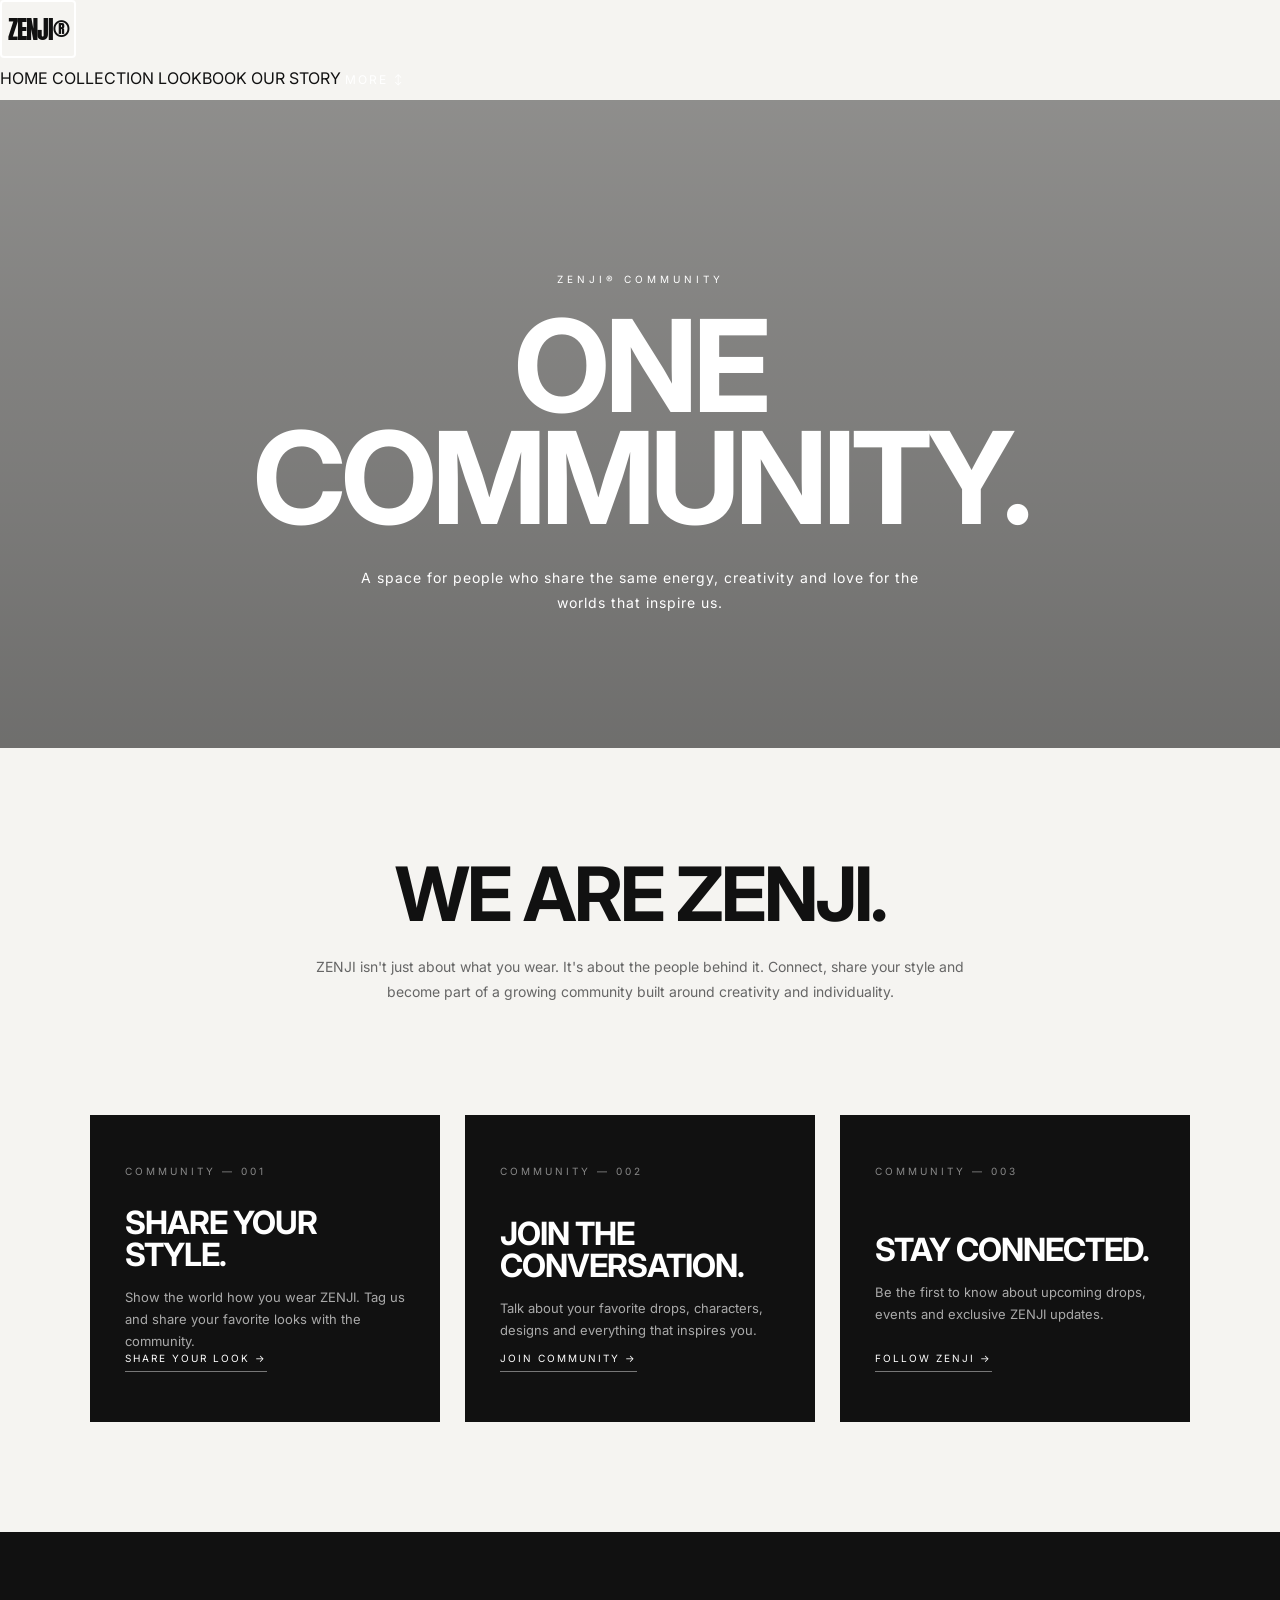
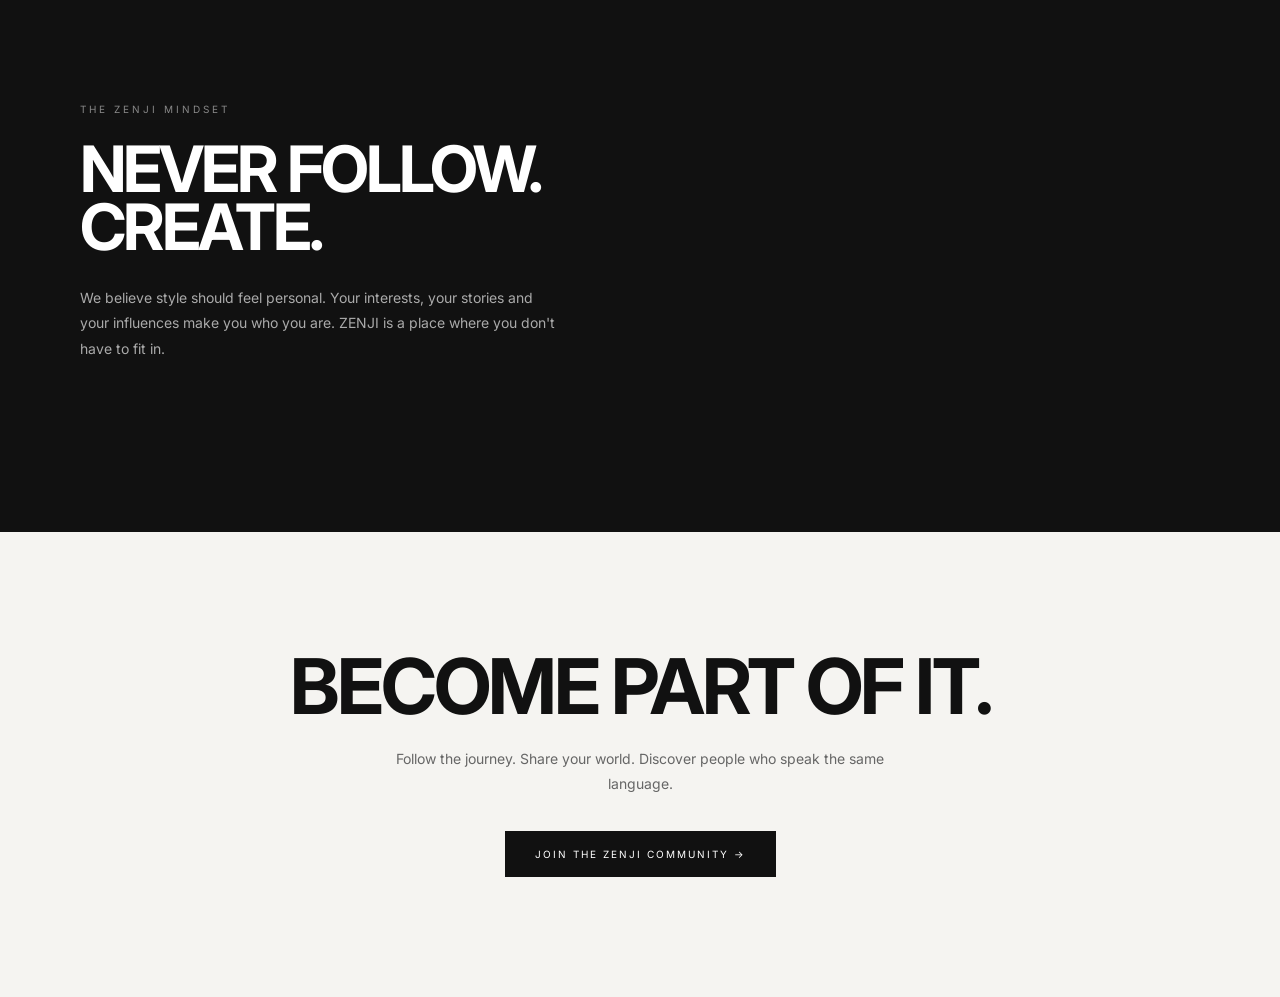
<file: community.html>
<!DOCTYPE html>
<html lang="en">
<head>
    <meta charset="UTF-8">
    <meta name="viewport" content="width=device-width, initial-scale=1.0">

    <title>ZENJI — Community</title>

    <link rel="stylesheet" href="style.css">

    <style>
        /* =========================
           COMMUNITY PAGE
        ========================= */

        .community-page {
            background: #f5f4f1;
            color: #111;
            min-height: 100vh;
        }

        /* HERO */

        .community-hero {
            min-height: 72vh;

            display: flex;
            align-items: center;
            justify-content: center;

            text-align: center;

            padding: 140px 20px 100px;

            background:
                linear-gradient(
                    rgba(0,0,0,.42),
                    rgba(0,0,0,.55)
                ),
                url("https://res.cloudinary.com/diqbikizp/image/upload/f_auto,q_auto/zenji/products/Warrior-spirit-5.webp");

            background-size: cover;
            background-position: center;
        }

        .community-hero-content {
            color: #fff;
            max-width: 850px;
        }

        .community-label {
            font-size: 10px;
            letter-spacing: 4px;
            margin-bottom: 25px;
        }

        .community-hero h1 {
            font-size: clamp(55px, 10vw, 130px);
            line-height: .88;
            letter-spacing: -5px;
            margin: 0 0 30px;
        }

        .community-hero p {
            max-width: 600px;
            margin: auto;

            font-size: 14px;
            line-height: 1.8;
            letter-spacing: 1px;
        }


        /* INTRO */

        .community-intro {
            padding: 110px 7%;
            text-align: center;
        }

        .community-intro h2 {
            font-size: clamp(38px, 6vw, 75px);
            line-height: .95;
            letter-spacing: -3px;
            margin: 0 0 25px;
        }

        .community-intro p {
            max-width: 650px;
            margin: auto;

            color: #666;
            font-size: 14px;
            line-height: 1.8;
        }


        /* COMMUNITY CARDS */

        .community-section {
            padding: 0 7% 110px;
        }

        .community-grid {
            display: grid;
            grid-template-columns: repeat(3, 1fr);
            gap: 25px;
        }

        .community-card {
            background: #111;
            color: #fff;

            padding: 50px 35px;
            min-height: 300px;

            display: flex;
            flex-direction: column;
            justify-content: space-between;

            transition:
                transform .3s ease,
                background .3s ease;
        }

        .community-card:hover {
            transform: translateY(-8px);
            background: #1b1b1b;
        }

        .community-number {
            font-size: 10px;
            letter-spacing: 3px;
            opacity: .5;
        }

        .community-card h3 {
            font-size: 32px;
            line-height: 1;
            margin: 30px 0 15px;
            letter-spacing: -1px;
        }

        .community-card p {
            color: #aaa;
            font-size: 13px;
            line-height: 1.7;
        }

        .community-link {
            color: #fff;
            text-decoration: none;

            font-size: 10px;
            letter-spacing: 2px;

            border-bottom: 1px solid #777;
            padding-bottom: 7px;

            width: fit-content;
        }


        /* =========================
           COMMUNITY MANIFESTO
        ========================= */

        .community-manifesto {
            display: grid;
            grid-template-columns: 1fr 1fr;

            min-height: 600px;

            background: #111;
            color: #fff;
        }

        .manifesto-image {
            background-image:
                url("https://res.cloudinary.com/diqbikizp/image/upload/f_auto,q_auto/zenji/products/Free-soul-4.webp");

            background-size: cover;
            background-position: center;
        }

        .manifesto-content {
            display: flex;
            flex-direction: column;
            justify-content: center;

            padding: 80px;
        }

        .manifesto-content span {
            font-size: 10px;
            letter-spacing: 3px;
            color: #888;
            margin-bottom: 25px;
        }

        .manifesto-content h2 {
            font-size: clamp(40px, 5vw, 70px);
            line-height: .9;
            letter-spacing: -3px;
            margin: 0 0 30px;
        }

        .manifesto-content p {
            color: #aaa;
            font-size: 14px;
            line-height: 1.8;
            max-width: 500px;
        }


        /* =========================
           JOIN COMMUNITY
        ========================= */

        .join-community {
            padding: 120px 7%;
            text-align: center;
        }

        .join-community h2 {
            font-size: clamp(40px, 6vw, 80px);
            line-height: .9;
            letter-spacing: -3px;
            margin: 0 0 25px;
        }

        .join-community p {
            color: #666;
            font-size: 14px;
            line-height: 1.8;
            max-width: 550px;
            margin: 0 auto 35px;
        }

        .join-button {
            display: inline-flex;

            padding: 17px 30px;

            background: #111;
            color: #fff;

            text-decoration: none;

            font-size: 10px;
            letter-spacing: 2px;

            transition: all .3s ease;
        }

        .join-button:hover {
            background: #333;
            transform: translateY(-3px);
        }


        /* =========================
           MOBILE
        ========================= */

        @media (max-width: 900px) {

            .community-hero {
                min-height: 60vh;
                padding: 120px 20px 80px;
            }

            .community-hero h1 {
                letter-spacing: -3px;
            }

            .community-intro {
                padding: 80px 6%;
            }

            .community-grid {
                grid-template-columns: repeat(2, 1fr);
            }

            .community-manifesto {
                grid-template-columns: 1fr;
            }

            .manifesto-image {
                min-height: 450px;
            }

            .manifesto-content {
                padding: 60px 7%;
            }
        }


        @media (max-width: 600px) {

            .community-hero {
                min-height: 55vh;
                padding: 110px 20px 70px;
            }

            .community-label {
                font-size: 9px;
                letter-spacing: 3px;
            }

            .community-hero h1 {
                font-size: 55px;
                letter-spacing: -2px;
            }

            .community-hero p {
                font-size: 12px;
            }

            .community-intro {
                padding: 70px 25px;
            }

            .community-intro h2 {
                font-size: 40px;
                letter-spacing: -1.5px;
            }

            .community-section {
                padding: 0 20px 80px;
            }

            .community-grid {
                grid-template-columns: 1fr;
                gap: 20px;
            }

            .community-card {
                min-height: 280px;
                padding: 40px 30px;
            }

            .manifesto-image {
                min-height: 350px;
            }

            .manifesto-content {
                padding: 60px 25px;
            }

            .manifesto-content h2 {
                font-size: 45px;
                letter-spacing: -2px;
            }

            .join-community {
                padding: 80px 25px;
            }

            .join-community h2 {
                font-size: 45px;
                letter-spacing: -2px;
            }
        }
    </style>
</head>


<body class="community-page">


    <!-- =========================
         NAVBAR
    ========================= -->

    <header>

        <nav>

            <a href="index.html" class="logo">
                ZENJI®
            </a>

            <div class="nav-links">

                <a href="index.html">HOME</a>

                <a href="collection.html">
                    COLLECTION
                </a>

                <a href="lookbook.html">
                    LOOKBOOK
                </a>

                <a href="our-story.html">
                    OUR STORY
                </a>


                <!-- MORE -->

                <div class="more-dropdown">

                    <button
                        class="more-trigger"
                        type="button"
                    >
                        <span>MORE</span>
                        <span class="more-arrow">↕</span>
                    </button>


                    <div class="more-menu">

                        <a href="drop-archive.html">
                            DROP ARCHIVE
                        </a>

                        <a href="journal.html">
                            ZENJI JOURNAL
                        </a>

                        <a href="community.html">
                            COMMUNITY
                        </a>

                        <a href="collaboration.html">
                            COLLABORATION
                        </a>

                        <a href="wishlist.html">
                            WISHLIST
                        </a>

                    </div>

                </div>

            </div>

        </nav>

    </header>



    <!-- =========================
         HERO
    ========================= -->

    <section class="community-hero">

        <div class="community-hero-content">

            <div class="community-label">
                ZENJI® COMMUNITY
            </div>

            <h1>
                ONE<br>
                COMMUNITY.
            </h1>

            <p>
                A space for people who share the same energy,
                creativity and love for the worlds that inspire us.
            </p>

        </div>

    </section>



    <!-- =========================
         INTRO
    ========================= -->

    <section class="community-intro">

        <h2>
            WE ARE ZENJI.
        </h2>

        <p>
            ZENJI isn't just about what you wear.
            It's about the people behind it.
            Connect, share your style and become part
            of a growing community built around creativity
            and individuality.
        </p>

    </section>



    <!-- =========================
         COMMUNITY FEATURES
    ========================= -->

    <section class="community-section">

        <div class="community-grid">


            <!-- CARD 01 -->

            <div class="community-card">

                <div class="community-number">
                    COMMUNITY — 001
                </div>

                <div>

                    <h3>
                        SHARE
                        YOUR STYLE.
                    </h3>

                    <p>
                        Show the world how you wear ZENJI.
                        Tag us and share your favorite looks
                        with the community.
                    </p>

                </div>

                <a href="#" class="community-link">
                    SHARE YOUR LOOK →
                </a>

            </div>



            <!-- CARD 02 -->

            <div class="community-card">

                <div class="community-number">
                    COMMUNITY — 002
                </div>

                <div>

                    <h3>
                        JOIN
                        THE CONVERSATION.
                    </h3>

                    <p>
                        Talk about your favorite drops,
                        characters, designs and everything
                        that inspires you.
                    </p>

                </div>

                <a href="#" class="community-link">
                    JOIN COMMUNITY →
                </a>

            </div>



            <!-- CARD 03 -->

            <div class="community-card">

                <div class="community-number">
                    COMMUNITY — 003
                </div>

                <div>

                    <h3>
                        STAY
                        CONNECTED.
                    </h3>

                    <p>
                        Be the first to know about upcoming
                        drops, events and exclusive ZENJI updates.
                    </p>

                </div>

                <a href="#" class="community-link">
                    FOLLOW ZENJI →
                </a>

            </div>

        </div>

    </section>



    <!-- =========================
         MANIFESTO
    ========================= -->

    <section class="community-manifesto">

        <div class="manifesto-image"></div>

        <div class="manifesto-content">

            <span>
                THE ZENJI MINDSET
            </span>

            <h2>
                NEVER
                FOLLOW.
                CREATE.
            </h2>

            <p>
                We believe style should feel personal.
                Your interests, your stories and your
                influences make you who you are.
                ZENJI is a place where you don't have
                to fit in.
            </p>

        </div>

    </section>



    <!-- =========================
         JOIN CTA
    ========================= -->

    <section class="join-community">

        <h2>
            BECOME
            PART OF IT.
        </h2>

        <p>
            Follow the journey. Share your world.
            Discover people who speak the same language.
        </p>

        <a href="#" class="join-button">
            JOIN THE ZENJI COMMUNITY →
        </a>

    </section>



    
</body>
</html>
</file>
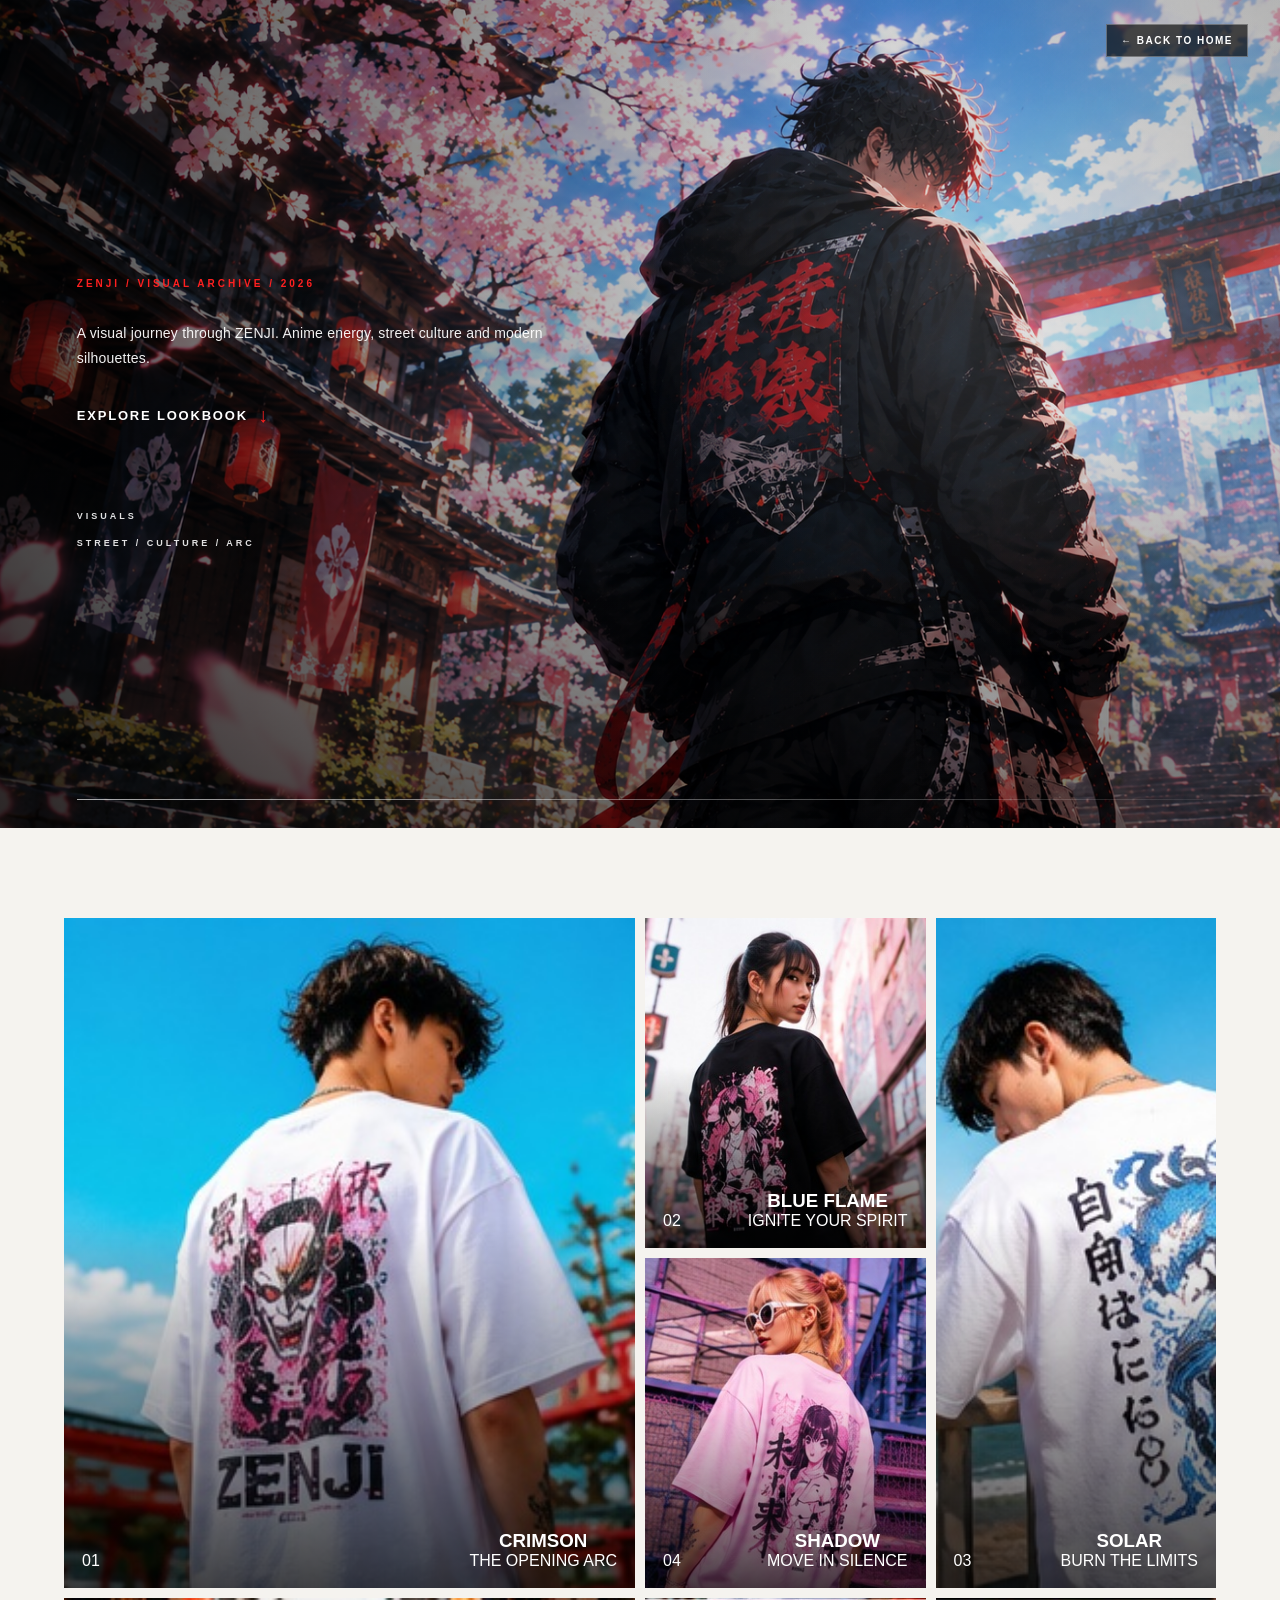
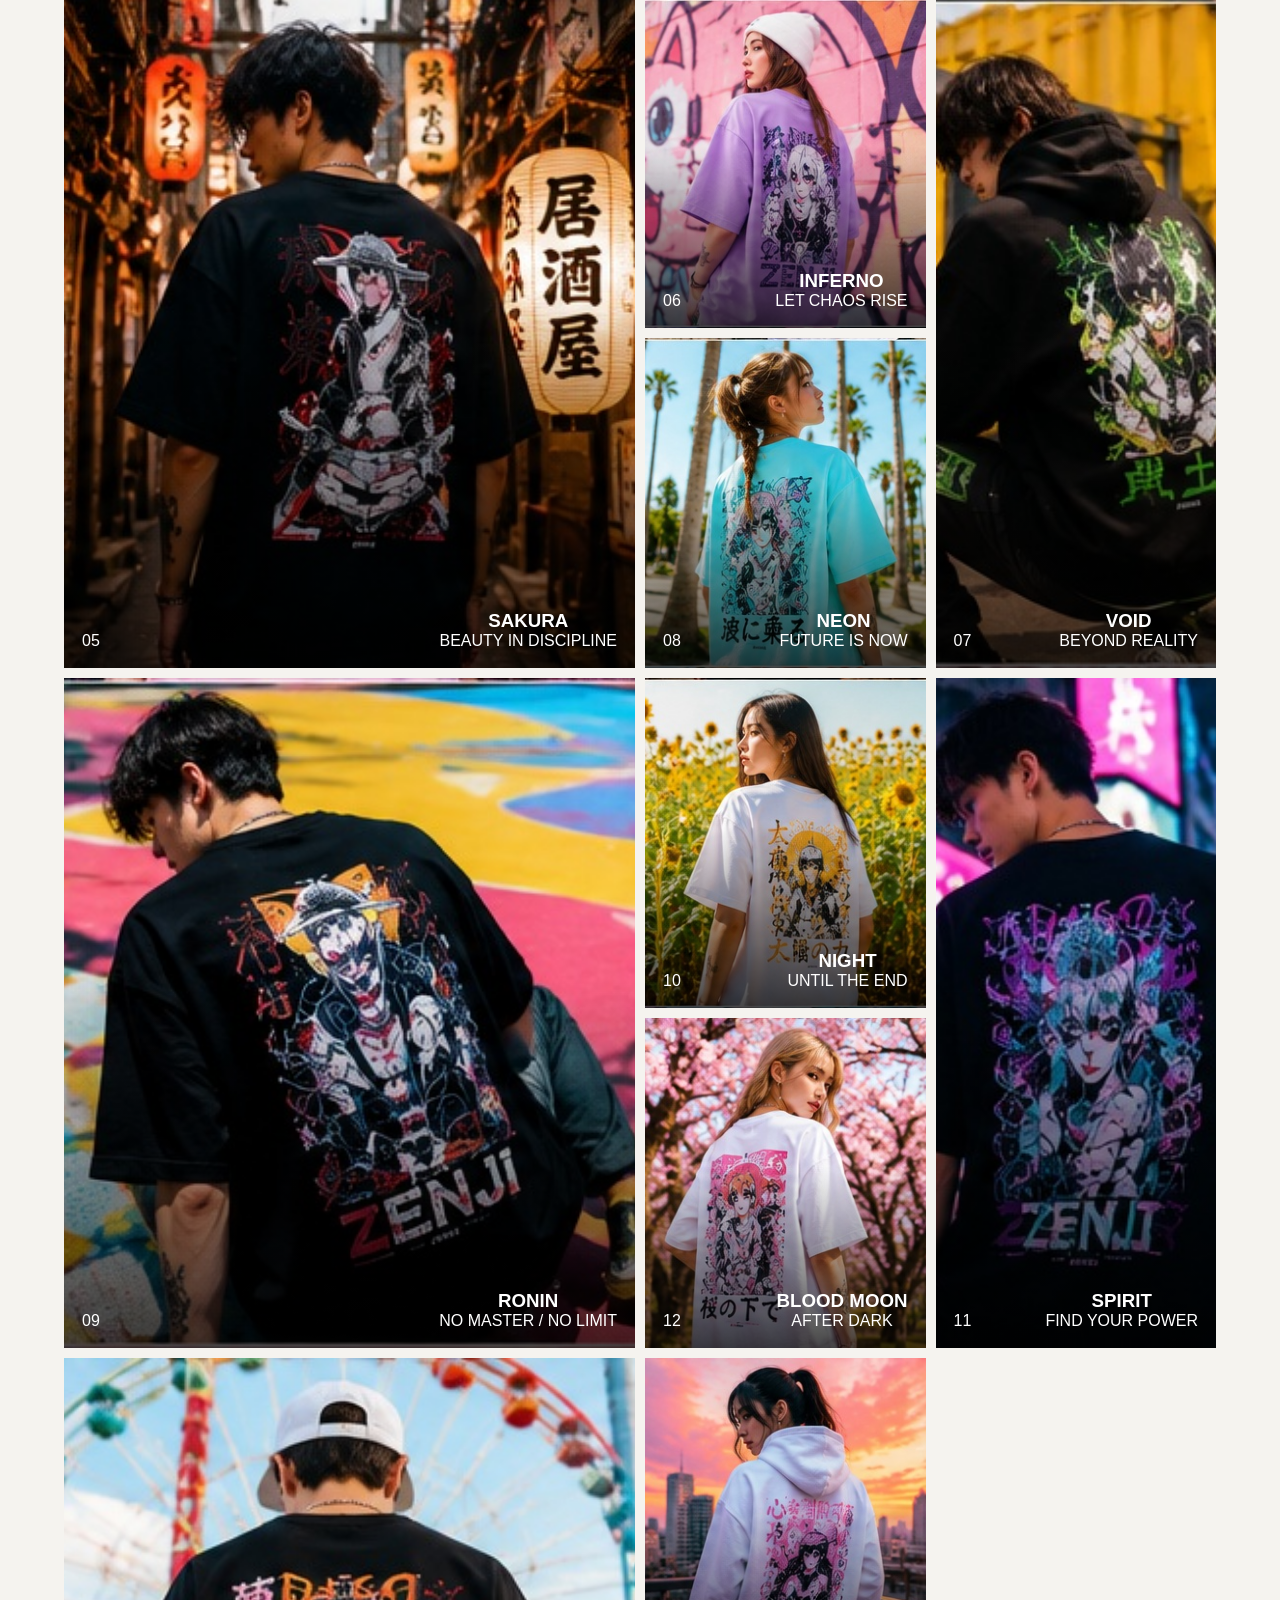
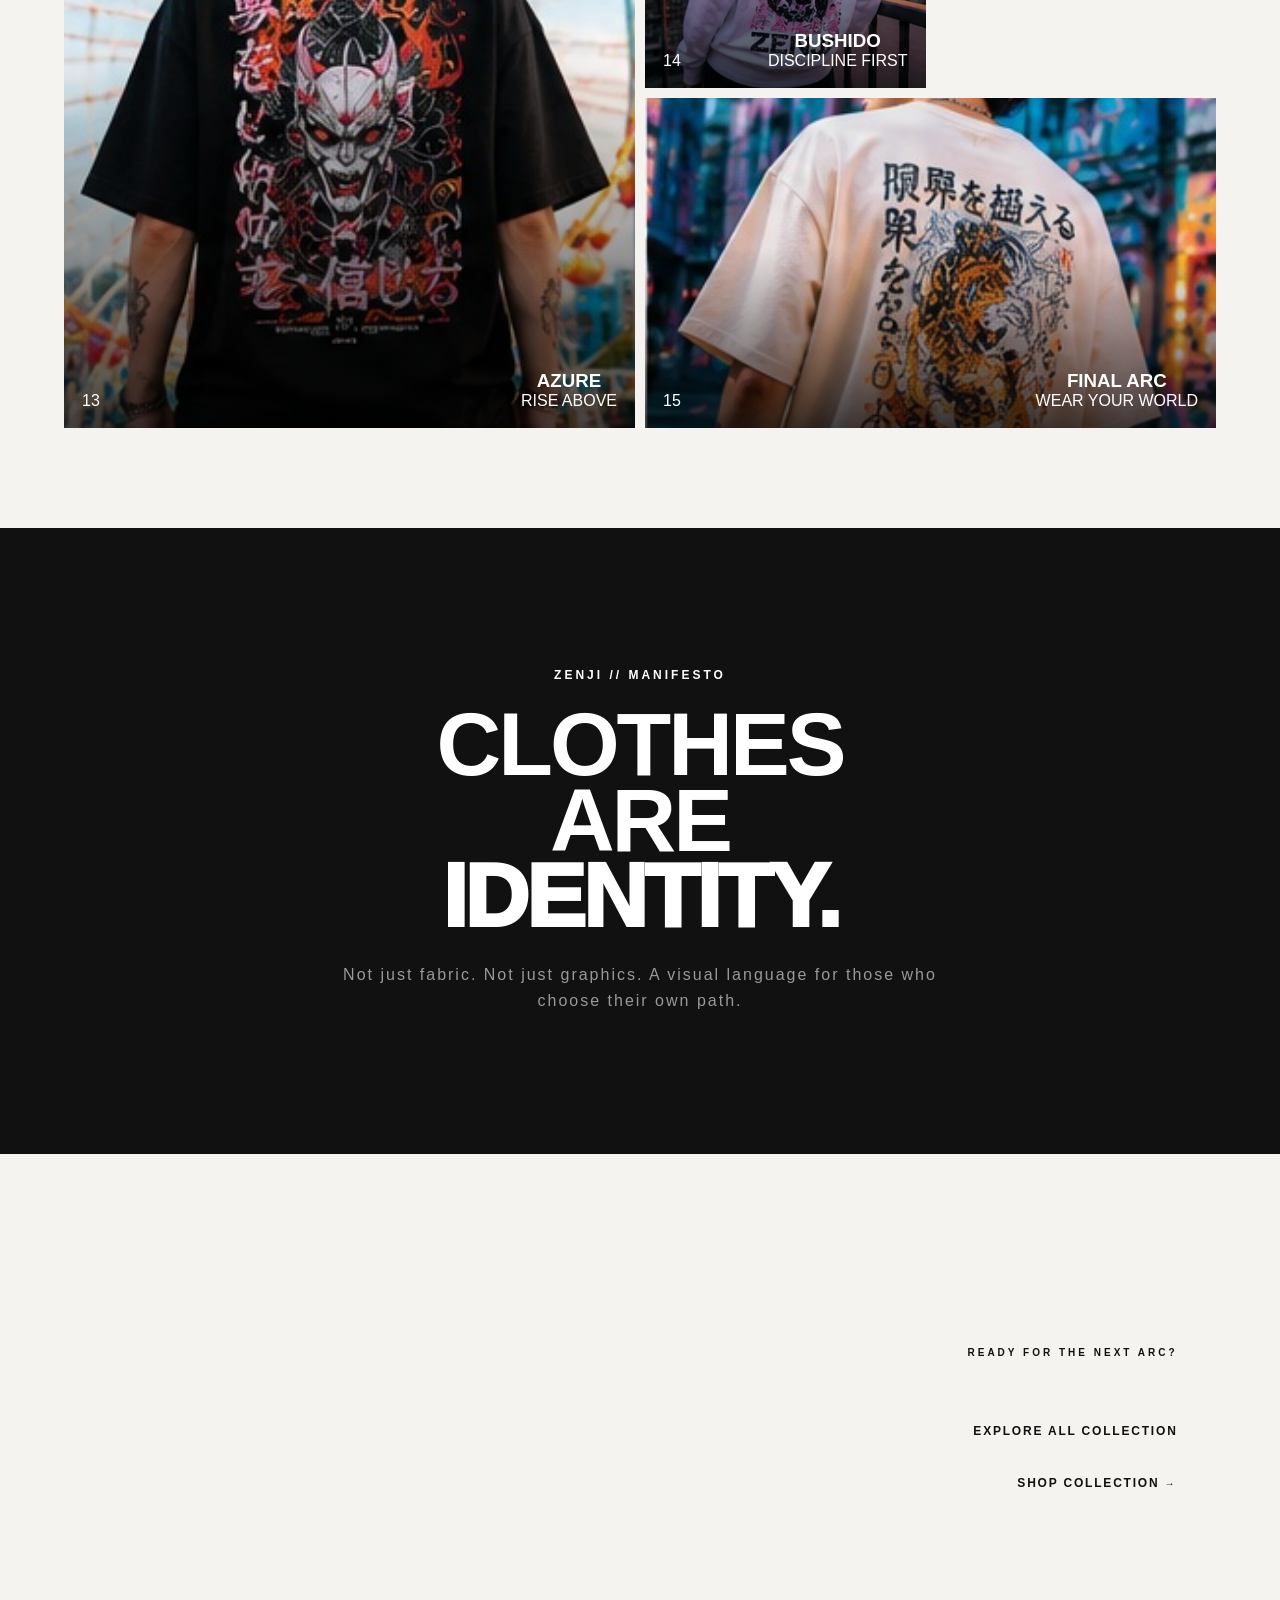
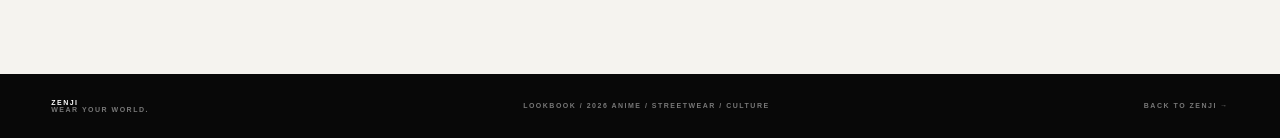
<file: lookbook.html>
<!DOCTYPE html>
<html lang="en">
<head>
    <meta charset="UTF-8">
    <meta name="viewport" content="width=device-width, initial-scale=1.0">

    <title>ZENJI — Lookbook</title>

    <link rel="stylesheet" href="style.css">
    <link rel="stylesheet" href="lookbook.css">
</head>

<body>

<main>

    <!-- =========================
         LOOKBOOK HERO
    ========================== -->
    <section class="lookbook-hero">

    <!-- HERO BACKGROUND -->
    <div class="lookbook-hero-bg"></div>

    <!-- DARK OVERLAY -->
    <div class="lookbook-hero-overlay"></div>

    <!-- HERO TEXT -->
    <div class="lookbook-hero-content">

        <div class="lookbook-hero-kicker">
            ZENJI / VISUAL ARCHIVE / 2026
        </div>

        

        <p class="lookbook-hero-description">
            A visual journey through ZENJI.
            Anime energy, street culture and modern silhouettes.
        </p>

        <a href="#lookbook-gallery" class="lookbook-hero-button">
            EXPLORE LOOKBOOK
            <span>↓</span>
        </a>

        <div class="lookbook-hero-side">
            <span>VISUALS</span>
            <span>STREET / CULTURE / ARC</span>
        </div>

    </div>

    <div class="lookbook-hero-line"></div>

</section>
    
    <!-- =========================
         LOOKBOOK GALLERY
    ========================== -->
    <section
        class="lookbook-gallery-section"
        id="lookbook-gallery"
    >

        <div class="lookbook-gallery-header">

            


        <div class="lookbook-gallery">


            <!-- 01 -->
            <article class="lookbook-card lookbook-card-large">

                <img
                    src="images/lookbook_01.jpg"
                    alt="ZENJI Crimson Lookbook"
                    class="lookbook-image"
                >

                <div class="lookbook-card-info">
                    <span>01</span>

                    <div>
                        <h3>CRIMSON</h3>
                        <p>THE OPENING ARC</p>
                    </div>
                </div>

            </article>


            <!-- 02 -->
            <article class="lookbook-card">

                <img
                    src="images/lookbook_02.jpg"
                    alt="ZENJI Blue Flame Lookbook"
                    class="lookbook-image"
                >

                <div class="lookbook-card-info">
                    <span>02</span>

                    <div>
                        <h3>BLUE FLAME</h3>
                        <p>IGNITE YOUR SPIRIT</p>
                    </div>
                </div>

            </article>


            <!-- 03 -->
            <article class="lookbook-card lookbook-card-tall">

                <img
                    src="images/lookbook_03.jpg"
                    alt="ZENJI Solar Lookbook"
                    class="lookbook-image"
                >

                <div class="lookbook-card-info">
                    <span>03</span>

                    <div>
                        <h3>SOLAR</h3>
                        <p>BURN THE LIMITS</p>
                    </div>
                </div>

            </article>


            <!-- 04 -->
            <article class="lookbook-card">

                <img
                    src="images/lookbook_04.jpg"
                    alt="ZENJI Shadow Lookbook"
                    class="lookbook-image"
                >

                <div class="lookbook-card-info">
                    <span>04</span>

                    <div>
                        <h3>SHADOW</h3>
                        <p>MOVE IN SILENCE</p>
                    </div>
                </div>

            </article>


            <!-- 05 -->
            <article class="lookbook-card lookbook-card-large">

                <img
                    src="images/lookbook_05.jpg"
                    alt="ZENJI Sakura Lookbook"
                    class="lookbook-image"
                >

                <div class="lookbook-card-info">
                    <span>05</span>

                    <div>
                        <h3>SAKURA</h3>
                        <p>BEAUTY IN DISCIPLINE</p>
                    </div>
                </div>

            </article>


            <!-- 06 -->
            <article class="lookbook-card">

                <img
                    src="images/lookbook_06.jpg"
                    alt="ZENJI Inferno Lookbook"
                    class="lookbook-image"
                >

                <div class="lookbook-card-info">
                    <span>06</span>

                    <div>
                        <h3>INFERNO</h3>
                        <p>LET CHAOS RISE</p>
                    </div>
                </div>

            </article>


            <!-- 07 -->
            <article class="lookbook-card lookbook-card-tall">

                <img
                    src="images/lookbook_07.jpg"
                    alt="ZENJI Void Lookbook"
                    class="lookbook-image"
                >

                <div class="lookbook-card-info">
                    <span>07</span>

                    <div>
                        <h3>VOID</h3>
                        <p>BEYOND REALITY</p>
                    </div>
                </div>

            </article>


            <!-- 08 -->
            <article class="lookbook-card">

                <img
                    src="images/lookbook_08.jpg"
                    alt="ZENJI Neon Lookbook"
                    class="lookbook-image"
                >

                <div class="lookbook-card-info">
                    <span>08</span>

                    <div>
                        <h3>NEON</h3>
                        <p>FUTURE IS NOW</p>
                    </div>
                </div>

            </article>


            <!-- 09 -->
            <article class="lookbook-card lookbook-card-large">

                <img
                    src="images/lookbook_09.jpg"
                    alt="ZENJI Ronin Lookbook"
                    class="lookbook-image"
                >

                <div class="lookbook-card-info">
                    <span>09</span>

                    <div>
                        <h3>RONIN</h3>
                        <p>NO MASTER / NO LIMIT</p>
                    </div>
                </div>

            </article>


            <!-- 10 -->
            <article class="lookbook-card">

                <img
                    src="images/lookbook_10.jpg"
                    alt="ZENJI Night Lookbook"
                    class="lookbook-image"
                >

                <div class="lookbook-card-info">
                    <span>10</span>

                    <div>
                        <h3>NIGHT</h3>
                        <p>UNTIL THE END</p>
                    </div>
                </div>

            </article>


            <!-- 11 -->
            <article class="lookbook-card lookbook-card-tall">

                <img
                    src="images/lookbook_11.jpg"
                    alt="ZENJI Spirit Lookbook"
                    class="lookbook-image"
                >

                <div class="lookbook-card-info">
                    <span>11</span>

                    <div>
                        <h3>SPIRIT</h3>
                        <p>FIND YOUR POWER</p>
                    </div>
                </div>

            </article>


            <!-- 12 -->
            <article class="lookbook-card">

                <img
                    src="images/lookbook_12.jpg"
                    alt="ZENJI Blood Moon Lookbook"
                    class="lookbook-image"
                >

                <div class="lookbook-card-info">
                    <span>12</span>

                    <div>
                        <h3>BLOOD MOON</h3>
                        <p>AFTER DARK</p>
                    </div>
                </div>

            </article>


            <!-- 13 -->
            <article class="lookbook-card lookbook-card-large">

                <img
                    src="images/lookbook_13.jpg"
                    alt="ZENJI Azure Lookbook"
                    class="lookbook-image"
                >

                <div class="lookbook-card-info">
                    <span>13</span>

                    <div>
                        <h3>AZURE</h3>
                        <p>RISE ABOVE</p>
                    </div>
                </div>

            </article>


            <!-- 14 -->
            <article class="lookbook-card">

                <img
                    src="images/lookbook_14.jpg"
                    alt="ZENJI Bushido Lookbook"
                    class="lookbook-image"
                >

                <div class="lookbook-card-info">
                    <span>14</span>

                    <div>
                        <h3>BUSHIDO</h3>
                        <p>DISCIPLINE FIRST</p>
                    </div>
                </div>

            </article>


            <!-- 15 -->
            <article class="lookbook-card lookbook-card-final">

                <img
                    src="images/lookbook_15.jpg"
                    alt="ZENJI Final Arc Lookbook"
                    class="lookbook-image"
                >

                <div class="lookbook-card-info">
                    <span>15</span>

                    <div>
                        <h3>FINAL ARC</h3>
                        <p>WEAR YOUR WORLD</p>
                    </div>
                </div>

            </article>

        </div>

    </section>


    <!-- =========================
         STATEMENT
    ========================== -->
    <section class="lookbook-statement">

        <div class="lookbook-statement-inner">

            <span>ZENJI // MANIFESTO</span>

           <h2>
    CLOTHES<br>
    ARE<br>
    <strong>IDENTITY.</strong>
</h2>
            <p>
                Not just fabric. Not just graphics.
                A visual language for those who choose their own path.
            </p>

        </div>

    </section>


    <!-- =========================
         FINAL CTA
    ========================== -->
    <section class="lookbook-final">

        <span>READY FOR THE NEXT ARC?</span>

        <a href="collection.html" class="...">
    EXPLORE ALL COLLECTION
</a>

        <a href="index.html#collection">
            SHOP COLLECTION
            <span>→</span>
        </a>

    </section>

</main>


<!-- =========================
     FOOTER
========================== -->
<footer class="lookbook-footer">

    <div>
        <strong>ZENJI</strong>
        <p>WEAR YOUR WORLD.</p>
    </div>

    <div>
        <span>LOOKBOOK / 2026</span>
        <span>ANIME / STREETWEAR / CULTURE</span>
    </div>

    <a href="index.html">
        BACK TO ZENJI →
    </a>

</footer>


<script src="script.js"></script>

</body>
<a href="index.html" class="back-to-home">
    ← BACK TO HOME
</a>
</html>
</file>
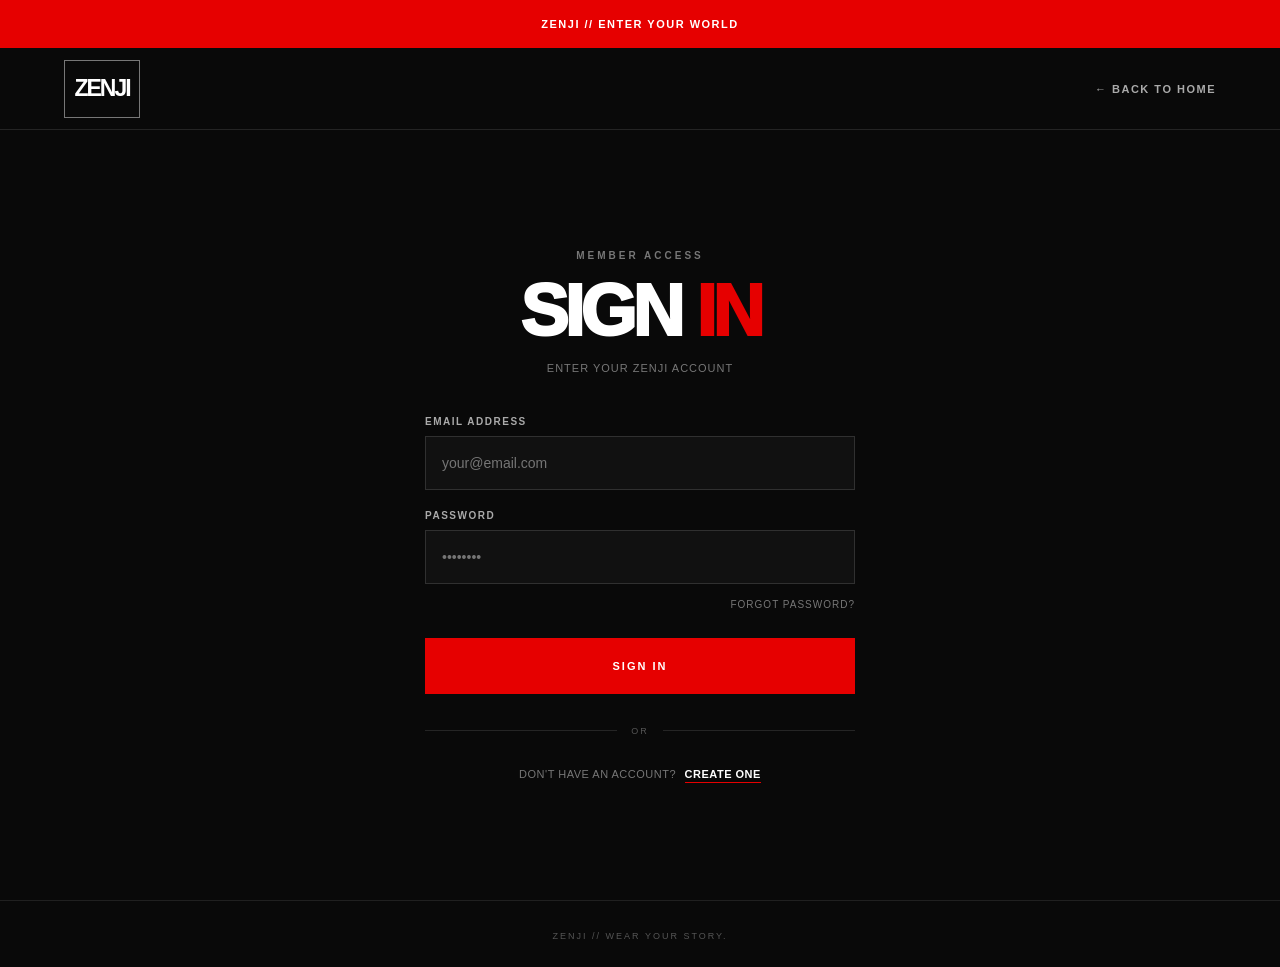
<file: signin.html>
<!DOCTYPE html>
<html lang="en">
<head>
    <meta charset="UTF-8">
    <meta name="viewport" content="width=device-width, initial-scale=1.0">

    <title>Sign In — ZENJI</title>

    <style>
        * {
            margin: 0;
            padding: 0;
            box-sizing: border-box;
        }

        html,
        body {
            width: 100%;
            min-height: 100%;
            font-family: Arial, Helvetica, sans-serif;
            background: #090909;
            color: #fff;
        }

        body {
            min-height: 100vh;
            display: flex;
            flex-direction: column;
        }

        /* TOP BAR */
        .signin-top {
            height: 48px;
            background: #e60000;
            display: flex;
            align-items: center;
            justify-content: center;
            overflow: hidden;
            white-space: nowrap;
        }

        .signin-top span {
            font-size: 11px;
            font-weight: 800;
            letter-spacing: 1.5px;
            text-transform: uppercase;
        }

        /* NAV */
        .signin-nav {
            height: 82px;
            border-bottom: 1px solid #242424;
            display: flex;
            align-items: center;
            justify-content: space-between;
            padding: 0 5%;
        }

        .signin-logo {
            width: 76px;
            height: 58px;
            border: 1px solid #777;
            display: flex;
            align-items: center;
            justify-content: center;

            color: #fff;
            text-decoration: none;
            font-size: 23px;
            font-weight: 900;
            letter-spacing: -2px;
        }

        .back-home {
            color: #aaa;
            text-decoration: none;
            font-size: 11px;
            font-weight: 700;
            letter-spacing: 1.5px;
            transition: .25s ease;
        }

        .back-home:hover {
            color: #fff;
        }

        /* MAIN */
        .signin-main {
            flex: 1;
            min-height: calc(100vh - 130px);
            display: flex;
            align-items: center;
            justify-content: center;
            padding: 60px 20px;
        }

        .signin-box {
            width: 100%;
            max-width: 430px;
        }

        .signin-kicker {
            text-align: center;
            color: #777;
            font-size: 10px;
            font-weight: 800;
            letter-spacing: 3px;
            margin-bottom: 18px;
        }

        .signin-title {
            text-align: center;
            font-size: clamp(42px, 7vw, 72px);
            line-height: .9;
            font-weight: 950;
            letter-spacing: -4px;
            margin-bottom: 18px;
        }

        .signin-title span {
            color: #e60000;
        }

        .signin-subtitle {
            text-align: center;
            color: #777;
            font-size: 11px;
            letter-spacing: 1px;
            margin-bottom: 42px;
        }

        /* FORM */
        .signin-form {
            width: 100%;
        }

        .field {
            margin-bottom: 20px;
        }

        .field label {
            display: block;
            color: #aaa;
            font-size: 10px;
            font-weight: 800;
            letter-spacing: 1.5px;
            margin-bottom: 9px;
        }

        .field input {
            width: 100%;
            height: 54px;
            background: #111;
            border: 1px solid #303030;
            outline: none;
            padding: 0 16px;

            color: #fff;
            font-size: 14px;

            transition: .25s ease;
        }

        .field input:focus {
            border-color: #e60000;
        }

        .forgot {
            display: block;
            text-align: right;
            margin-top: -5px;
            margin-bottom: 28px;

            color: #777;
            text-decoration: none;
            font-size: 10px;
            letter-spacing: 1px;
        }

        .forgot:hover {
            color: #fff;
        }

        .signin-button {
            width: 100%;
            height: 56px;

            border: 1px solid #e60000;
            background: #e60000;
            color: #fff;

            font-size: 11px;
            font-weight: 900;
            letter-spacing: 2px;

            cursor: pointer;
            transition: .25s ease;
        }

        .signin-button:hover {
            background: #fff;
            color: #090909;
            border-color: #fff;
        }

        /* DIVIDER */
        .divider {
            display: flex;
            align-items: center;
            gap: 14px;
            margin: 32px 0;
        }

        .divider::before,
        .divider::after {
            content: "";
            flex: 1;
            height: 1px;
            background: #252525;
        }

        .divider span {
            color: #555;
            font-size: 9px;
            letter-spacing: 2px;
        }

        /* CREATE ACCOUNT */
        .create-account {
            text-align: center;
            color: #777;
            font-size: 11px;
            letter-spacing: .5px;
        }

        .create-account a {
            color: #fff;
            text-decoration: none;
            font-weight: 800;
            margin-left: 5px;
            border-bottom: 1px solid #e60000;
            padding-bottom: 2px;
        }

        .create-account a:hover {
            color: #e60000;
        }

        /* FOOTER */
        .signin-footer {
            padding: 24px 5%;
            border-top: 1px solid #202020;
            text-align: center;
        }

        .signin-footer span {
            color: #555;
            font-size: 9px;
            letter-spacing: 2px;
        }

        /* MOBILE */
        @media (max-width: 600px) {

            .signin-top {
                height: 42px;
            }

            .signin-top span {
                font-size: 9px;
                letter-spacing: 1px;
            }

            .signin-nav {
                height: 70px;
                padding: 0 20px;
            }

            .signin-logo {
                width: 66px;
                height: 50px;
                font-size: 20px;
            }

            .signin-main {
                padding: 45px 20px;
            }

            .signin-title {
                letter-spacing: -3px;
            }

            .signin-subtitle {
                margin-bottom: 32px;
            }
        }
    </style>
</head>

<body>

    <div class="signin-top">
        <span>ZENJI // ENTER YOUR WORLD</span>
    </div>

    <nav class="signin-nav">

        <a href="index.html" class="signin-logo">
            ZENJI
        </a>

        <a href="index.html" class="back-home">
            ← BACK TO HOME
        </a>

    </nav>

    <main class="signin-main">

        <div class="signin-box">

            <div class="signin-kicker">
                MEMBER ACCESS
            </div>

            <h1 class="signin-title">
                SIGN <span>IN</span>
            </h1>

            <p class="signin-subtitle">
                ENTER YOUR ZENJI ACCOUNT
            </p>

            <form class="signin-form">

                <div class="field">
                    <label for="email">EMAIL ADDRESS</label>
                    <input
                        type="email"
                        id="email"
                        placeholder="your@email.com"
                    >
                </div>

                <div class="field">
                    <label for="password">PASSWORD</label>
                    <input
                        type="password"
                        id="password"
                        placeholder="••••••••"
                    >
                </div>

                <a href="#" class="forgot">
                    FORGOT PASSWORD?
                </a>

                <button type="submit" class="signin-button">
                    SIGN IN
                </button>

            </form>

            <div class="divider">
                <span>OR</span>
            </div>

            <div class="create-account">
                DON'T HAVE AN ACCOUNT?
                <a href="#">CREATE ONE</a>
            </div>

        </div>

    </main>

    <footer class="signin-footer">
        <span>ZENJI // WEAR YOUR STORY.</span>
    </footer>

</body>
</html>
</file>
<file: style.css>
@import url('https://fonts.googleapis.com/css2?family=Anton&family=Inter:wght@400;500;600;700;800&display=swap');

/* =========================================
   RESET
========================================= */

* {
    margin: 0;
    padding: 0;
    box-sizing: border-box;
}

html {
    scroll-behavior: smooth;
}

body {
    background: #050505;
    color: #fff;
    font-family: 'Inter', sans-serif;
    overflow-x: hidden;
}

a {
    color: inherit;
    text-decoration: none;
}

button {
    border: 0;
    background: none;
    color: inherit;
    font-family: inherit;
    cursor: pointer;
}


/* =========================================
   ANNOUNCEMENT
========================================= */

.announcement-bar {
    position: fixed;
    top: 0;
    left: 0;
    width: 100%;
    height: 34px;
    z-index: 3000;
    overflow: hidden;
    display: flex;
    align-items: center;
    background: #df0000;
    color: #fff;
}

.announcement-track {
    display: flex;
    align-items: center;
    width: max-content;
    white-space: nowrap;
    font-size: 10px;
    font-weight: 800;
    letter-spacing: 1.4px;
    animation: announcement 32s linear infinite;
}

.announcement-track span {
    margin: 0 22px;
}

@keyframes announcement {
    from {
        transform: translateX(0);
    }

    to {
        transform: translateX(-50%);
    }
}


/* =========================================
   HEADER
========================================= */

.header {
    position: fixed;
    top: 34px;
    left: 0;
    width: 100%;
    height: 76px;
    z-index: 2000;

    background: linear-gradient(
        rgba(0, 0, 0, .58),
        rgba(0, 0, 0, .08)
    );

    border-bottom: 1px solid rgba(255,255,255,.12);
    backdrop-filter: blur(6px);
}

.header-inner {
    width: 91%;
    max-width: 1400px;
    height: 100%;
    margin: auto;

    display: flex;
    align-items: center;
}

.logo {
    width: 76px;
    height: 58px;

    display: flex;
    align-items: center;
    justify-content: center;

    border: 2px solid #fff;
    border-radius: 4px;

    font-family: 'Anton', sans-serif;
    font-size: 25px;
    letter-spacing: -1px;
}

.desktop-nav {
    margin-left: auto;

    display: flex;
    align-items: center;
    gap: 34px;
}

.desktop-nav a {
    font-size: 10px;
    font-weight: 800;
    letter-spacing: 1.6px;
    color: rgba(255,255,255,.78);

    transition: .25s ease;
}

.desktop-nav a:hover {
    color: #fff;
}

.header-icons {
    display: flex;
    align-items: center;
    gap: 24px;
    margin-left: 35px;
}

.header-icons button {
    position: relative;
    width: 24px;
    height: 24px;
}

.header-icons svg {
    width: 21px;
    height: 21px;

    fill: none;
    stroke: #fff;
    stroke-width: 1.5;
    stroke-linecap: round;
    stroke-linejoin: round;
}

.cart-number {
    position: absolute;
    top: -9px;
    right: -9px;

    width: 16px;
    height: 16px;

    display: flex;
    align-items: center;
    justify-content: center;

    background: #df0000;
    border-radius: 50%;

    font-size: 8px;
}

.mobile-menu {
    display: none;
}


/* =========================================
   HERO
========================================= */

.hero {
    position: relative;

    width: 100%;
    height: 100vh;
    min-height: 650px;

    overflow: hidden;

    display: flex;
    align-items: flex-end;

    padding: 0 6% 70px;
}

.hero-video {
    position: absolute;
    inset: 0;

    width: 100%;
    height: 100%;

    object-fit: cover;

    z-index: 0;
}

.hero-overlay {
    position: absolute;
    inset: 0;
    z-index: 1;

    background:
        linear-gradient(
            90deg,
            rgba(0,0,0,.76),
            rgba(0,0,0,.28) 60%,
            rgba(0,0,0,.12)
        );
}

.hero-overlay::after {
    content: '';

    position: absolute;
    inset: 0;

    background:
        linear-gradient(
            transparent 40%,
            rgba(0,0,0,.82)
        );
}

.hero-content {
    position: relative;
    z-index: 5;
}

.hero-label {
    margin-bottom: 18px;

    color: #df0000;

    font-size: 9px;
    font-weight: 800;
    letter-spacing: 3px;
}

.hero h1 {
    max-width: 430px;

    font-family: 'Anton', sans-serif;

    font-size: 68px;
    line-height: .86;

    letter-spacing: -1.5px;

    text-transform: uppercase;
}

.hero h1 span {
    display: block;
}

.hero-button {
    display: inline-flex;

    margin-top: 26px;

    padding: 15px 28px;

    background: #df0000;

    color: #fff;

    font-family: 'Anton', sans-serif;

    font-size: 14px;

    transition: .3s ease;
}

.hero-button:hover {
    background: #fff;
    color: #000;
}


/* =========================================
   GENERAL SECTION HEADING
========================================= */

.featured,
.latest {
    padding: 110px 5% 120px;
    background: #f4f4f2;
    color: #080808;
}

.section-heading {
    display: flex;
    align-items: flex-end;
    justify-content: space-between;

    margin-bottom: 55px;

    border-bottom: 1px solid #c9c9c9;
    padding-bottom: 22px;
}

.section-heading p {
    margin-bottom: 13px;

    font-size: 9px;
    font-weight: 800;

    letter-spacing: 2.5px;
}

.section-heading h2 {
    font-family: 'Anton', sans-serif;

    font-size: clamp(55px, 8vw, 115px);

    line-height: .82;

    letter-spacing: -2px;
}

.section-heading > a {
    font-size: 9px;
    font-weight: 800;
    letter-spacing: 1.8px;

    padding-bottom: 5px;

    border-bottom: 1px solid #111;
}


/* =========================================
   FEATURED PRODUCTS
========================================= */

.featured-grid {
    display: grid;

    grid-template-columns: repeat(4, 1fr);

    gap: 18px;
}

.featured-card {
    min-width: 0;
}

.product-image {
    position: relative;

    aspect-ratio: .78;

    overflow: hidden;

    background: #dededc;
}


/*
   These are temporary art directions.
   Later we can replace them with real product images.
*/

.product-one {
    background:
        radial-gradient(
            circle at 50% 40%,
            #e5e5e5 0 20%,
            #bcbcbc 21% 45%,
            #292929 46% 100%
        );
}

.product-two {
    background:
        linear-gradient(
            145deg,
            #101b42,
            #1261b8 45%,
            #050505
        );
}

.product-three {
    background:
        radial-gradient(
            circle at 55% 35%,
            #ff7b00,
            #771500 40%,
            #0b0b0b 75%
        );
}

.product-four {
    background:
        linear-gradient(
            135deg,
            #b8b8b8,
            #4c4c4c 45%,
            #101010
        );
}

.product-image::after {
    content: 'ZENJI';

    position: absolute;

    left: 50%;
    top: 50%;

    transform: translate(-50%, -50%);

    font-family: 'Anton', sans-serif;

    font-size: 50px;

    color: rgba(255,255,255,.18);

    letter-spacing: -2px;
}

.product-number {
    position: absolute;

    top: 15px;
    left: 15px;

    z-index: 2;

    font-size: 9px;
    font-weight: 800;
    letter-spacing: 2px;
}

.product-details {
    padding-top: 17px;
}

.product-details p {
    margin-bottom: 9px;

    color: #777;

    font-size: 8px;
    font-weight: 700;

    letter-spacing: 1.5px;
}

.product-details h3 {
    margin-bottom: 15px;

    font-family: 'Anton', sans-serif;

    font-size: 23px;

    line-height: .95;
}

.product-details a {
    font-size: 8px;
    font-weight: 800;
    letter-spacing: 1.3px;
}


/* =========================================
   LATEST DROPS
========================================= */

.latest {
    background: #0a0a0a;
    color: #fff;
}

.latest .section-heading {
    border-color: #292929;
}

.latest .section-heading p {
    color: #df0000;
}

.latest .section-heading > a {
    border-color: #fff;
}

.latest-grid {
    display: grid;

    grid-template-columns: repeat(3, 1fr);

    gap: 35px 18px;
}

.latest-card {
    min-width: 0;
}

.latest-image {
    position: relative;

    width: 100%;
    aspect-ratio: 1 / 1.08;

    overflow: hidden;

    display: flex;
    align-items: flex-end;

    padding: 15px;

    background: #222;
}

.latest-image span {
    font-size: 9px;
    font-weight: 800;
    letter-spacing: 2px;
}


/* PRODUCT ART */

.image-blue {
    background:
        radial-gradient(
            circle at 50% 35%,
            #1c8cff,
            #06265b 42%,
            #050505 80%
        );
}

.image-bushido {
    background:
        linear-gradient(
            140deg,
            #e8e8e8,
            #666 35%,
            #111 70%
        );
}

.image-demon {
    background:
        radial-gradient(
            circle at 50% 40%,
            #e43b15,
            #510e0b 42%,
            #050505 78%
        );
}

.image-domain {
    background:
        linear-gradient(
            135deg,
            #5328a4,
            #11104e 50%,
            #050505
        );
}

.image-soul {
    background:
        linear-gradient(
            135deg,
            #d9d9d9,
            #777 40%,
            #151515
        );
}

.image-limitless {
    background:
        radial-gradient(
            circle at 50% 50%,
            #e6b400,
            #503800 40%,
            #090909 78%
        );
}

.latest-image::after {
    content: 'ZENJI';

    position: absolute;

    left: 50%;
    top: 50%;

    transform: translate(-50%, -50%);

    font-family: 'Anton', sans-serif;

    font-size: clamp(45px, 5vw, 75px);

    color: rgba(255,255,255,.15);
}

.latest-info {
    padding-top: 14px;
}

.latest-info h3 {
    margin-bottom: 8px;

    font-family: 'Anton', sans-serif;

    font-size: 20px;
}

.latest-info p {
    color: #999;

    font-size: 11px;
}

.latest-info del {
    margin-right: 8px;
}

.latest-info strong {
    color: #df0000;
}


/* =========================================
   MANIFESTO
========================================= */

.manifesto {
    position: relative;

    min-height: 75vh;

    padding: 100px 6%;

    display: flex;
    align-items: center;

    overflow: hidden;

    background: #111;
}

.manifesto-image {
    position: absolute;

    inset: 0;

    background:
        linear-gradient(
            90deg,
            #111 0%,
            rgba(17,17,17,.78) 40%,
            rgba(17,17,17,.25)
        ),
        radial-gradient(
            circle at 70% 50%,
            #555,
            #111 55%
        );
}

.manifesto-content {
    position: relative;

    z-index: 2;

    max-width: 900px;
}

.manifesto-content > p:first-child {
    color: #df0000;

    font-size: 9px;
    font-weight: 800;

    letter-spacing: 3px;
}

.manifesto h2 {
    margin-top: 25px;

    font-family: 'Anton', sans-serif;

    font-size: clamp(
        65px,
        10vw,
        145px
    );

    line-height: .8;

    letter-spacing: -2px;
}

.manifesto h2 span {
    color: #df0000;
}

.manifesto-line {
    width: 70px;
    height: 2px;

    margin: 35px 0;

    background: #df0000;
}

.manifesto-text {
    max-width: 520px;

    color: #aaa;

    font-size: 13px;

    line-height: 1.8;
}


/* =========================================
   FOOTER
========================================= */

.footer {
    padding: 90px 5% 25px;

    background: #050505;
}

.footer-top {
    display: grid;

    grid-template-columns: 2fr repeat(4, 1fr);

    gap: 50px;

    padding-bottom: 70px;

    border-bottom: 1px solid #292929;
}

.footer-logo {
    font-family: 'Anton', sans-serif;

    font-size: clamp(
        100px,
        15vw,
        220px
    );

    line-height: .7;

    letter-spacing: -5px;
}

.footer-top > div:first-child p {
    max-width: 350px;

    margin-top: 30px;

    color: #777;

    font-size: 10px;

    line-height: 1.7;

    letter-spacing: 1px;
}

.footer-column {
    display: flex;

    flex-direction: column;

    gap: 13px;
}

.footer-column h4 {
    margin-bottom: 10px;

    color: #df0000;

    font-size: 9px;

    letter-spacing: 2px;
}

.footer-column a {
    color: #999;

    font-size: 9px;

    font-weight: 700;

    letter-spacing: 1px;

    transition: .2s ease;
}

.footer-column a:hover {
    color: #fff;
}

.footer-bottom {
    display: flex;

    justify-content: space-between;

    gap: 20px;

    padding-top: 20px;

    color: #555;

    font-size: 8px;

    font-weight: 700;

    letter-spacing: 1px;
}


/* =========================================
   MOBILE
========================================= */

@media (max-width: 850px) {

    .desktop-nav,
    .header-icons {
        display: none;
    }

    .mobile-menu {
        display: block;

        margin-left: auto;

        font-size: 10px;
        font-weight: 800;

        letter-spacing: 2px;
    }

    .featured-grid {
        grid-template-columns: repeat(2, 1fr);
    }

    .latest-grid {
        grid-template-columns: repeat(2, 1fr);
    }

    .footer-top {
        grid-template-columns: repeat(2, 1fr);
    }

    .footer-top > div:first-child {
        grid-column: 1 / -1;
    }

}


/* =========================================
   SMALL MOBILE
========================================= */

@media (max-width: 550px) {

    .announcement-bar {
        height: 30px;
    }

    .announcement-track {
        font-size: 8px;
    }

    .header {
        top: 30px;
        height: 65px;
    }

    .logo {
        width: 62px;
        height: 48px;
        font-size: 21px;
    }

    .hero {
        min-height: 100svh;
        padding: 0 6% 55px;
    }

    .hero h1 {
        font-size: 55px !important;
        line-height: .88;
    }

    .hero-label {
        font-size: 8px;
        letter-spacing: 2px;
    }

    .hero-button {
        padding: 14px 23px;
        font-size: 12px;
    }

    .featured,
    .latest {
        padding: 80px 5%;
    }

    .section-heading {
        display: block;
    }

    .section-heading h2 {
        font-size: 60px;
    }

    .section-heading > a {
        display: inline-block;
        margin-top: 25px;
    }

    .featured-grid,
    .latest-grid {
        grid-template-columns: 1fr;
    }

    .product-details h3 {
        font-size: 27px;
    }

    .manifesto {
        min-height: 75vh;
        padding: 80px 6%;
    }

    .manifesto h2 {
        font-size: 62px;
    }

    .footer {
        padding: 70px 6% 25px;
    }

    .footer-top {
        grid-template-columns: 1fr 1fr;
        gap: 40px 20px;
    }

    .footer-logo {
        font-size: 27vw;
    }

    .footer-bottom {
        flex-direction: column;
        gap: 12px;
    }

}
.product-image img {
    width: 100%;
    height: 100%;
    object-fit: cover;
    display: block;
}

.product-image::after {
    display: none;
}

.product-number {
    z-index: 5;
}
/* =========================================
   LATEST DROPS — PROFESSIONAL EDITORIAL
========================================= */

.latest-drops {
    background: #f5f5f2;
    padding: 110px 5vw 130px;
    border-top: 1px solid #111;
}

.latest-drops .section-heading {
    display: grid;
    grid-template-columns: 1fr auto 1fr;
    align-items: end;
    gap: 30px;
    margin-bottom: 55px;
    border-bottom: 1px solid #111;
    padding-bottom: 22px;
}

.latest-drops .section-heading p {
    margin: 0;
    font-size: 11px;
    letter-spacing: 2px;
    font-weight: 700;
}

.latest-drops .section-heading h2 {
    margin: 0;
    font-family: 'Anton', sans-serif;
    font-size: clamp(48px, 7vw, 105px);
    line-height: .8;
    letter-spacing: -2px;
    text-align: center;
}

.latest-drops .section-heading span {
    text-align: right;
    font-size: 11px;
    letter-spacing: 2px;
    font-weight: 700;
}


/* PRODUCT GRID */

.drops-grid {
    display: grid;
    grid-template-columns: repeat(4, 1fr);
    gap: 14px;
}


/* PRODUCT CARD */

.drop-card {
    min-width: 0;
    cursor: pointer;
}

.drop-image {
    position: relative;
    width: 100%;
    aspect-ratio: 4 / 5;
    overflow: hidden;
    background: #e9e9e6;
}

.drop-image img {
    width: 100%;
    height: 100%;
    object-fit: cover;
    display: block;
    transition: transform .7s cubic-bezier(.2,.7,.2,1);
}


/* IMAGE HOVER */

.drop-card:hover .drop-image img {
    transform: scale(1.045);
}


/* NUMBER */

.drop-image span {
    position: absolute;
    top: 12px;
    left: 12px;

    width: 32px;
    height: 32px;

    display: flex;
    align-items: center;
    justify-content: center;

    background: #111;
    color: #fff;

    font-size: 10px;
    font-weight: 700;
    letter-spacing: 1px;
}


/* PRODUCT INFO */

.drop-info {
    display: grid;
    grid-template-columns: 1fr auto;
    gap: 10px;

    padding: 14px 2px 25px;

    border-bottom: 1px solid #bdbdb8;
}

.drop-info h3 {
    margin: 0;

    font-size: 13px;
    line-height: 1.2;
    letter-spacing: .8px;
    font-weight: 800;
}

.drop-info p {
    margin: 0;

    font-size: 9px;
    line-height: 1.2;
    letter-spacing: 1.2px;
    text-transform: uppercase;
    text-align: right;

    color: #666;
}


/* =========================================
   TABLET
========================================= */

@media (max-width: 900px) {

    .latest-drops {
        padding: 80px 4vw 100px;
    }

    .latest-drops .section-heading {
        grid-template-columns: 1fr auto;
    }

    .latest-drops .section-heading h2 {
        text-align: right;
    }

    .latest-drops .section-heading span {
        display: none;
    }

    .drops-grid {
        grid-template-columns: repeat(3, 1fr);
        gap: 12px;
    }
}


/* =========================================
   MOBILE
========================================= */

@media (max-width: 600px) {

    .latest-drops {
        padding: 65px 16px 80px;
    }

    .latest-drops .section-heading {
        display: block;
        margin-bottom: 35px;
    }

    .latest-drops .section-heading p {
        margin-bottom: 18px;
    }

    .latest-drops .section-heading h2 {
        font-size: 58px;
        line-height: .85;
        text-align: left;
        letter-spacing: -1px;
    }

    .drops-grid {
        grid-template-columns: repeat(2, 1fr);
        gap: 10px;
    }

    .drop-image {
        aspect-ratio: 3 / 4;
    }

    .drop-image span {
        top: 8px;
        left: 8px;
        width: 27px;
        height: 27px;
        font-size: 8px;
    }

    .drop-info {
        display: block;
        padding: 10px 1px 18px;
    }

    .drop-info h3 {
        font-size: 10px;
        margin-bottom: 5px;
    }

    .drop-info p {
        text-align: left;
        font-size: 7px;
    }
}
/* =========================================
   MANIFESTO — ZENJI STYLE
========================================= */

.manifesto {
    position: relative;
    width: 100%;
    min-height: 720px;
    overflow: hidden;
    background: #090909;
    color: #fff;
    isolation: isolate;
}

/* Background image */
.manifesto-bg {
    position: absolute;
    inset: 0;
    z-index: -3;

    background-image: url("https://images.unsplash.com/photo-1493976040374-85c8e12f0c0e?auto=format&fit=crop&w=2200&q=85");

    background-size: cover;
    background-position: center;
    background-repeat: no-repeat;

    transform: scale(1.03);
}

/* Dark + red cinematic overlay */
.manifesto-overlay {
    position: absolute;
    inset: 0;
    z-index: -2;

    background:
        linear-gradient(
            90deg,
            rgba(0, 0, 0, 0.94) 0%,
            rgba(0, 0, 0, 0.78) 42%,
            rgba(0, 0, 0, 0.55) 75%,
            rgba(0, 0, 0, 0.72) 100%
        ),
        linear-gradient(
            180deg,
            rgba(0, 0, 0, 0.65) 0%,
            rgba(145, 0, 0, 0.16) 55%,
            rgba(0, 0, 0, 0.9) 100%
        );
}

/* Main container */
.manifesto-inner {
    position: relative;
    z-index: 2;

    min-height: 720px;
    max-width: 1500px;
    margin: 0 auto;

    padding: 45px 55px;

    display: flex;
    flex-direction: column;
    justify-content: space-between;
}

/* Top */
.manifesto-top {
    display: flex;
    justify-content: space-between;
    align-items: center;

    font-family: Arial, sans-serif;
    font-size: 11px;
    font-weight: 600;
    letter-spacing: 2px;
    text-transform: uppercase;

    color: rgba(255, 255, 255, 0.65);

    padding-bottom: 20px;
    border-bottom: 1px solid rgba(255, 255, 255, 0.18);
}

/* Main content */
.manifesto-main {
    display: grid;
    grid-template-columns: 180px minmax(0, 760px);

    gap: 55px;
    align-items: start;

    margin-top: auto;
    margin-bottom: auto;
    padding: 90px 0;
}

/* Label */
.manifesto-label {
    padding-top: 15px;

    font-family: Arial, sans-serif;
    font-size: 11px;
    font-weight: 700;
    letter-spacing: 2.5px;
    text-transform: uppercase;

    color: #df0000;
}

/* Heading */
.manifesto-text h2 {
    margin: 0;

    max-width: 760px;

    font-family: 'Anton', Impact, sans-serif;
    font-size: clamp(70px, 9vw, 145px);
    font-weight: 400;
    line-height: 0.82;
    letter-spacing: -2px;

    text-transform: uppercase;

    color: #fff;
}

/* Red word */
.manifesto-text h2 span {
    display: block;
    color: #df0000;
}

/* Copy */
.manifesto-copy {
    max-width: 520px;
    margin-top: 42px;

    display: grid;
    gap: 12px;
}

.manifesto-copy p {
    margin: 0;

    font-family: Arial, sans-serif;
    font-size: 12px;
    line-height: 1.65;
    font-weight: 500;
    letter-spacing: 1.3px;
    text-transform: uppercase;

    color: rgba(255, 255, 255, 0.78);
}

/* Bottom */
.manifesto-bottom {
    display: grid;
    grid-template-columns: repeat(3, 1fr);

    border-top: 1px solid rgba(255, 255, 255, 0.18);

    padding-top: 20px;

    font-family: Arial, sans-serif;
    font-size: 10px;
    font-weight: 700;
    letter-spacing: 2px;
    text-transform: uppercase;

    color: rgba(255, 255, 255, 0.6);
}

.manifesto-bottom span:nth-child(2) {
    text-align: center;
}

.manifesto-bottom span:nth-child(3) {
    text-align: right;
}


/* =========================================
   TABLET
========================================= */

@media (max-width: 900px) {

    .manifesto {
        min-height: 650px;
    }

    .manifesto-inner {
        min-height: 650px;
        padding: 35px 30px;
    }

    .manifesto-main {
        grid-template-columns: 1fr;
        gap: 25px;

        padding: 70px 0;
    }

    .manifesto-label {
        padding-top: 0;
    }

    .manifesto-text h2 {
        font-size: clamp(68px, 13vw, 110px);
    }

    .manifesto-copy {
        margin-top: 35px;
    }

    .manifesto-bg {
        background-position: center;
    }
}


/* =========================================
   MOBILE
========================================= */

@media (max-width: 600px) {

    .manifesto {
        min-height: 680px;
    }

    .manifesto-inner {
        min-height: 680px;
        padding: 25px 20px;
    }

    .manifesto-top {
        font-size: 8px;
        letter-spacing: 1.5px;
    }

    .manifesto-main {
        gap: 20px;
        padding: 55px 0;
    }

    .manifesto-label {
        font-size: 9px;
        letter-spacing: 2px;
    }

    .manifesto-text h2 {
        font-size: clamp(58px, 18vw, 95px);
        line-height: 0.84;
        letter-spacing: -1px;
    }

    .manifesto-copy {
        max-width: 100%;
        margin-top: 30px;
        gap: 10px;
    }

    .manifesto-copy p {
        font-size: 9px;
        line-height: 1.55;
        letter-spacing: 1px;
    }

    .manifesto-bottom {
        font-size: 7px;
        letter-spacing: 1.2px;
    }

    .manifesto-bg {
        background-position: 60% center;
    }

    .manifesto-overlay {
        background:
            linear-gradient(
                90deg,
                rgba(0, 0, 0, 0.92),
                rgba(0, 0, 0, 0.68)
            ),
            linear-gradient(
                180deg,
                rgba(0, 0, 0, 0.65),
                rgba(120, 0, 0, 0.18),
                rgba(0, 0, 0, 0.9)
            );
    }
}
/* =====================================================
   ZENJI FOOTER
===================================================== */

.zenji-footer {
    position: relative;

    background: #050505;
    color: #fff;

    border-top: 1px solid #1c1c1c;

    overflow: hidden;
}


/* Huge background ZENJI */

.footer-watermark {
    position: absolute;

    left: 50%;
    bottom: -90px;

    transform: translateX(-50%);

    font-family: 'Anton', Impact, sans-serif;

    font-size: clamp(180px, 27vw, 430px);

    line-height: .7;

    letter-spacing: -15px;

    color: rgba(255,255,255,.025);

    pointer-events: none;

    user-select: none;
}


/* Main container */

.footer-container {

    position: relative;
    z-index: 2;

    max-width: 1500px;

    margin: 0 auto;

    padding: 75px 70px 65px;

    display: grid;

    grid-template-columns:
        2.3fr
        1fr
        1fr
        1fr
        1.2fr;

    gap: 55px;
}


/* Brand */

.footer-symbol {

    width: 55px;
    height: 55px;

    display: flex;
    align-items: center;
    justify-content: center;

    border: 2px solid #fff;

    font-family: 'Anton', Impact, sans-serif;

    font-size: 32px;

    margin-bottom: 30px;
}


.footer-description {

    max-width: 300px;

    margin: 0;

    font-family: monospace;

    font-size: 12px;

    line-height: 1.7;

    color: rgba(255,255,255,.58);
}


.footer-follow-title {

    margin-top: 32px;

    font-family: monospace;

    font-size: 10px;

    letter-spacing: 1.8px;

    color: #666;
}


/* Columns */

.footer-column {

    display: flex;

    flex-direction: column;

    align-items: flex-start;
}


.footer-column h4 {

    margin: 0 0 38px;

    font-family: monospace;

    font-size: 10px;

    font-weight: 600;

    letter-spacing: 2px;

    color: #555;

    text-transform: uppercase;
}


.footer-column a {

    position: relative;

    display: inline-block;

    margin-bottom: 22px;

    font-family: monospace;

    font-size: 13px;

    color: #fff;

    text-decoration: none;

    transition:
        color .25s ease,
        transform .25s ease;
}


.footer-column a::before {

    content: "→";

    position: absolute;

    left: -20px;

    color: #df0000;

    opacity: 0;

    transition: opacity .25s ease;
}


.footer-column a:hover {

    color: #df0000;

    transform: translateX(7px);
}


.footer-column a:hover::before {

    opacity: 1;
}


/* Footer bottom */

.footer-bottom {

    position: relative;

    z-index: 2;

    max-width: 1500px;

    margin: 0 auto;

    padding: 20px 70px;

    border-top: 1px solid #1c1c1c;

    display: flex;

    justify-content: space-between;

    align-items: center;

    font-family: monospace;

    font-size: 9px;

    letter-spacing: 1.5px;

    color: #555;
}



/* =====================================================
   INFORMATION MODAL
===================================================== */

.info-modal {

    position: fixed;

    inset: 0;

    z-index: 9999;

    display: flex;

    align-items: center;

    justify-content: center;

    padding: 25px;

    visibility: hidden;

    opacity: 0;

    transition:
        opacity .3s ease,
        visibility .3s ease;
}


.info-modal.active {

    visibility: visible;

    opacity: 1;
}


.info-modal-overlay {

    position: absolute;

    inset: 0;

    background: rgba(0,0,0,.86);

    backdrop-filter: blur(8px);
}


.info-modal-box {

    position: relative;

    z-index: 2;

    width: min(700px, 100%);

    max-height: 80vh;

    overflow-y: auto;

    padding: 55px;

    background: #0c0c0c;

    border: 1px solid #292929;

    box-shadow:
        0 30px 100px rgba(0,0,0,.7);
}


.modal-close {

    position: absolute;

    top: 20px;

    right: 22px;

    width: 38px;
    height: 38px;

    border: 1px solid #333;

    background: transparent;

    color: #fff;

    font-size: 25px;

    cursor: pointer;

    transition:
        background .25s ease,
        border-color .25s ease;
}


.modal-close:hover {

    background: #df0000;

    border-color: #df0000;
}


.modal-number {

    margin-bottom: 18px;

    font-family: monospace;

    font-size: 9px;

    letter-spacing: 2px;

    color: #df0000;
}


.info-modal-box h2 {

    margin: 0;

    font-family: 'Anton', Impact, sans-serif;

    font-size: clamp(45px, 7vw, 80px);

    font-weight: 400;

    line-height: .9;

    text-transform: uppercase;
}


.modal-line {

    width: 100%;

    height: 1px;

    margin: 30px 0;

    background: #292929;
}


.modal-content {

    font-family: Arial, sans-serif;

    font-size: 14px;

    line-height: 1.8;

    color: rgba(255,255,255,.68);
}


.modal-content h3 {

    margin: 25px 0 8px;

    font-size: 13px;

    color: #fff;

    letter-spacing: 1px;
}


.modal-content p {

    margin: 0 0 18px;
}



/* =====================================================
   MAP SECTION
===================================================== */

.zenji-map-section {

    position: relative;

    background: #080808;

    color: #fff;

    padding: 85px 0 0;

    overflow: hidden;
}


.map-header {

    max-width: 1500px;

    margin: 0 auto;

    padding: 0 70px 45px;

    display: flex;

    justify-content: space-between;

    align-items: flex-end;
}


.map-label {

    display: block;

    margin-bottom: 18px;

    font-family: monospace;

    font-size: 10px;

    letter-spacing: 2px;

    color: #df0000;
}


.map-header h2 {

    margin: 0;

    font-family: 'Anton', Impact, sans-serif;

    font-size: clamp(65px, 10vw, 150px);

    font-weight: 400;

    line-height: .78;

    letter-spacing: -2px;
}


.map-header h2 span {

    display: block;

    color: #df0000;
}


.map-description {

    max-width: 280px;

    padding-bottom: 5px;
}


.map-description p {

    margin: 0;

    font-family: monospace;

    font-size: 10px;

    line-height: 1.8;

    letter-spacing: 1px;

    color: #777;
}


/* Actual map */

.map-wrapper {

    position: relative;

    width: 100%;

    height: 600px;

    border-top: 1px solid #222;

    border-bottom: 1px solid #222;

    background: #111;

}


.map-wrapper iframe {

    width: 100%;

    height: 100%;

    display: block;

    border: 0;

    filter: grayscale(100%) contrast(1.1);

}


/* Map label */

.map-overlay-label {

    position: absolute;

    left: 35px;

    bottom: 30px;

    z-index: 5;

    padding: 13px 18px;

    background: rgba(5,5,5,.92);

    border: 1px solid #333;

    font-family: monospace;

    font-size: 10px;

    letter-spacing: 1.5px;
}


.map-overlay-label span {

    color: #df0000;

    margin-right: 8px;
}


.map-bottom {

    max-width: 1500px;

    margin: 0 auto;

    padding: 20px 70px;

    display: flex;

    justify-content: space-between;

    font-family: monospace;

    font-size: 9px;

    letter-spacing: 1.5px;

    color: #555;
}



/* =====================================================
   TABLET
===================================================== */

@media (max-width: 1050px) {

    .footer-container {

        grid-template-columns:
            1.5fr
            1fr
            1fr
            1fr;

        padding: 65px 40px;
    }


    .footer-brand {

        grid-column: 1 / -1;

        margin-bottom: 20px;
    }


    .footer-bottom {

        padding: 20px 40px;
    }


    .map-header {

        padding-left: 40px;
        padding-right: 40px;
    }


    .map-bottom {

        padding-left: 40px;
        padding-right: 40px;
    }
}



/* =====================================================
   MOBILE
===================================================== */

@media (max-width: 650px) {

    .footer-container {

        grid-template-columns: 1fr 1fr;

        gap: 45px 25px;

        padding: 55px 20px 45px;
    }


    .footer-brand {

        grid-column: 1 / -1;
    }


    .footer-symbol {

        width: 48px;
        height: 48px;

        font-size: 27px;
    }


    .footer-description {

        max-width: 280px;

        font-size: 10px;
    }


    .footer-column h4 {

        margin-bottom: 25px;

        font-size: 9px;
    }


    .footer-column a {

        font-size: 11px;

        margin-bottom: 17px;
    }


    .footer-bottom {

        padding: 18px 20px;

        flex-direction: column;

        align-items: flex-start;

        gap: 9px;

        font-size: 7px;
    }


    .footer-watermark {

        font-size: 150px;

        bottom: -20px;
    }



    /* Map mobile */

    .zenji-map-section {

        padding-top: 60px;
    }


    .map-header {

        padding: 0 20px 35px;

        display: block;
    }


    .map-header h2 {

        font-size: clamp(65px, 20vw, 100px);

        letter-spacing: -1px;
    }


    .map-description {

        margin-top: 30px;
    }


    .map-description p {

        font-size: 8px;
    }


    .map-wrapper {

        height: 450px;
    }


    .map-overlay-label {

        left: 15px;

        bottom: 15px;

        padding: 10px 12px;

        font-size: 8px;
    }


    .map-bottom {

        padding: 18px 20px;

        font-size: 7px;
    }



    /* Modal mobile */

    .info-modal {

        padding: 15px;
    }


    .info-modal-box {

        padding: 40px 25px;

        max-height: 85vh;
    }


    .info-modal-box h2 {

        font-size: 50px;
    }


    .modal-content {

        font-size: 12px;

        line-height: 1.7;
    }


    .modal-close {

        top: 12px;
        right: 12px;

        width: 34px;
        height: 34px;

        font-size: 21px;
    }
}
/* =========================================
   ZENJI MODAL CONTENT
========================================= */

.modal-intro {
    margin-bottom: 35px;

    padding: 15px 18px;

    border-left: 2px solid #df0000;

    background: rgba(255,255,255,.025);

    font-family: monospace;

    font-size: 10px;

    line-height: 1.6;

    letter-spacing: 1.5px;

    color: #df0000;
}


/* FAQ */

.faq-item,
.policy-block,
.help-block,
.contact-block {

    padding: 0 0 28px;

    margin-bottom: 28px;

    border-bottom: 1px solid #222;
}


.faq-item:last-child,
.policy-block:last-child,
.help-block:last-child,
.contact-block:last-child {

    margin-bottom: 0;

    border-bottom: 0;
}


.faq-item h3,
.policy-block h3,
.help-block h3,
.contact-block h3 {

    margin: 0 0 10px;

    font-family: monospace;

    font-size: 11px;

    letter-spacing: 1.5px;

    color: #fff;
}


.faq-item p,
.policy-block p,
.help-block p,
.contact-block p {

    margin: 0;

    font-family: Arial, sans-serif;

    font-size: 13px;

    line-height: 1.8;

    color: rgba(255,255,255,.58);
}


/* =========================================
   REVIEWS
========================================= */

.review-card {

    padding: 25px 0;

    border-bottom: 1px solid #222;
}


.review-top {

    display: flex;

    justify-content: space-between;

    align-items: center;

    margin-bottom: 15px;
}


.review-top span {

    color: #df0000;

    font-size: 13px;

    letter-spacing: 2px;
}


.review-top small {

    font-family: monospace;

    font-size: 8px;

    letter-spacing: 1px;

    color: #555;
}


.review-card h3 {

    margin: 0 0 10px;

    font-family: monospace;

    font-size: 11px;

    letter-spacing: 1.5px;

    color: #fff;
}


.review-card p {

    margin: 0 0 15px;

    font-family: Arial, sans-serif;

    font-size: 13px;

    line-height: 1.8;

    color: rgba(255,255,255,.62);
}


.review-name {

    font-family: monospace;

    font-size: 9px;

    letter-spacing: 1px;

    color: #777;
}


.review-summary {

    margin-top: 30px;

    padding: 25px;

    display: flex;

    justify-content: space-between;

    align-items: center;

    background: #df0000;
}


.review-summary strong {

    font-family: 'Anton', Impact, sans-serif;

    font-size: 40px;

    font-weight: 400;
}


.review-summary span {

    font-family: monospace;

    font-size: 9px;

    letter-spacing: 1.5px;
}


/* =========================================
   MOBILE MODAL
========================================= */

@media (max-width: 600px) {

    .modal-intro {

        font-size: 8px;

        margin-bottom: 25px;
    }


    .faq-item,
    .policy-block,
    .help-block,
    .contact-block {

        padding-bottom: 22px;

        margin-bottom: 22px;
    }


    .faq-item p,
    .policy-block p,
    .help-block p,
    .contact-block p,
    .review-card p {

        font-size: 12px;

        line-height: 1.7;
    }


    .review-top small {

        font-size: 7px;
    }


    .review-summary {

        padding: 20px;

    }


    .review-summary strong {

        font-size: 32px;
    }

}
/* =========================================
   CONTACT FORM
========================================= */

.contact-form {
    width: 100%;
}

.contact-form-grid {
    display: grid;
    grid-template-columns: 1fr 1fr;
    gap: 18px;
}

.form-group {
    display: flex;
    flex-direction: column;
    gap: 9px;
    margin-bottom: 20px;
}

.form-group label {
    font-family: monospace;
    font-size: 9px;
    font-weight: 600;
    letter-spacing: 1.8px;
    color: #777;
}

.form-group input,
.form-group select,
.form-group textarea {
    width: 100%;
    box-sizing: border-box;

    padding: 15px 16px;

    border: 1px solid #292929;

    outline: none;

    background: #111;

    color: #fff;

    font-family: Arial, sans-serif;
    font-size: 12px;

    transition:
        border-color .25s ease,
        background .25s ease;
}

.form-group input::placeholder,
.form-group textarea::placeholder {
    color: #555;
}

.form-group select {
    cursor: pointer;
}

.form-group select option {
    background: #111;
    color: #fff;
}

.form-group textarea {
    resize: vertical;
    min-height: 140px;
}

.form-group input:focus,
.form-group select:focus,
.form-group textarea:focus {
    border-color: #df0000;
    background: #151515;
}


/* Send button */

.contact-submit {
    width: 100%;

    display: flex;
    align-items: center;
    justify-content: space-between;

    padding: 17px 20px;

    border: 1px solid #df0000;

    background: #df0000;

    color: #fff;

    cursor: pointer;

    font-family: monospace;
    font-size: 10px;
    font-weight: 700;
    letter-spacing: 2px;

    transition:
        background .25s ease,
        color .25s ease;
}

.contact-submit span {
    font-size: 18px;
}

.contact-submit:hover {
    background: transparent;
    color: #df0000;
}


/* Success message */

.contact-success {
    display: none;

    margin-top: 18px;

    padding: 15px;

    border: 1px solid #222;

    background: rgba(255,255,255,.025);

    color: #df0000;

    font-family: monospace;

    font-size: 9px;

    line-height: 1.6;

    letter-spacing: 1.2px;
}

.contact-success.active {
    display: block;
}


/* =========================================
   CONTACT MOBILE
========================================= */

@media (max-width: 600px) {

    .contact-form-grid {
        grid-template-columns: 1fr;
        gap: 0;
    }

    .form-group input,
    .form-group select,
    .form-group textarea {
        padding: 14px;
        font-size: 11px;
    }

    .contact-submit {
        padding: 16px;
    }

}
/* =========================================================
   ZENJI DROP MENU
   ========================================================= */

.nav-drop {
    position: relative;
    display: flex;
    align-items: center;
}


/* =========================================================
   DROP BUTTON
   ========================================================= */

.drop-trigger {
    border: 0;
    outline: 0;
    background: transparent;
    color: #ffffff;
    font-family: inherit;
    font-size: 12px;
    font-weight: 700;
    letter-spacing: 1.5px;
    cursor: pointer;

    display: flex;
    align-items: center;
    gap: 8px;

    padding: 10px 0;

    transition: color 0.25s ease;
}

.drop-trigger:hover {
    color: #df0000;
}


.drop-arrow {
    width: 17px;
    height: 17px;

    display: flex;
    align-items: center;
    justify-content: center;

    border: 1px solid rgba(255,255,255,0.35);

    font-size: 12px;
    line-height: 1;

    transition:
        transform 0.3s ease,
        background 0.3s ease,
        border-color 0.3s ease;
}


.nav-drop.active .drop-arrow {
    transform: rotate(45deg);
    background: #df0000;
    border-color: #df0000;
}


/* =========================================================
   DROP MENU
   ========================================================= */

.drop-menu {
    position: absolute;

    top: calc(100% + 18px);
    left: 50%;

    width: min(1120px, calc(100vw - 40px));

    background: #090909;

    border: 1px solid rgba(255,255,255,0.12);

    box-shadow:
        0 30px 90px rgba(0,0,0,0.75),
        0 10px 30px rgba(0,0,0,0.5);

    opacity: 0;
    visibility: hidden;
    pointer-events: none;

    transform:
        translateX(-50%)
        translateY(-15px);

    transition:
        opacity 0.28s ease,
        transform 0.28s ease,
        visibility 0.28s ease;

    z-index: 99999;

    overflow: hidden;
}


.nav-drop.active .drop-menu {
    opacity: 1;
    visibility: visible;
    pointer-events: auto;

    transform:
        translateX(-50%)
        translateY(0);
}


/* =========================================================
   MENU HEADER
   ========================================================= */

.drop-menu-header {
    min-height: 105px;

    padding: 24px 28px;

    display: flex;
    align-items: center;
    justify-content: space-between;

    border-bottom:
        1px solid rgba(255,255,255,0.1);
}


.drop-kicker {
    display: block;

    color: #666666;

    font-size: 8px;
    font-weight: 600;

    letter-spacing: 2px;

    margin-bottom: 10px;
}


.drop-menu-header h3 {
    margin: 0;

    color: #ffffff;

    font-size: 34px;
    font-weight: 800;

    line-height: 0.9;

    letter-spacing: -1.5px;
}


.drop-menu-header h3 span {
    color: #df0000;
}


.drop-menu-header p {
    margin: 0;

    color: #666666;

    font-size: 8px;

    line-height: 1.8;

    letter-spacing: 1.8px;

    text-align: right;
}


/* =========================================================
   HEADER RIGHT
   ========================================================= */

.drop-header-right {
    display: flex;
    flex-direction: column;

    align-items: flex-end;

    gap: 7px;
}


.drop-header-right span {
    color: #555555;

    font-size: 8px;

    letter-spacing: 1.8px;
}


/* =========================================================
   DROP BODY
   ========================================================= */

.drop-menu-body {
    display: grid;

    grid-template-columns: 170px minmax(0, 1fr);

    min-height: 0;
}


/* =========================================================
   LEFT INFO
   ========================================================= */

.drop-menu-info {
    padding: 22px 18px;

    border-right:
        1px solid rgba(255,255,255,0.1);

    display: flex;

    flex-direction: column;

    justify-content: space-between;
}


.drop-info-number {
    color: #df0000;

    font-size: 9px;

    font-weight: 700;

    letter-spacing: 2px;
}


.drop-menu-info p {
    margin: 25px 0 0;

    color: #666666;

    font-size: 9px;

    line-height: 1.9;

    letter-spacing: 1.4px;
}


.drop-menu-info a {
    display: flex;

    align-items: center;

    justify-content: space-between;

    padding-bottom: 10px;

    border-bottom:
        1px solid #333333;

    color: #ffffff;

    text-decoration: none;

    font-size: 8px;

    font-weight: 700;

    letter-spacing: 1px;

    transition: border-color 0.25s ease;
}


.drop-menu-info a:hover {
    border-color: #df0000;
}


.drop-menu-info a span {
    color: #df0000;

    font-size: 14px;

    transition:
        transform 0.25s ease;
}


.drop-menu-info a:hover span {
    transform: translateX(5px);
}


/* =========================================================
   PRODUCT GRID
   ========================================================= */

.drop-products {
    display: grid;

    grid-template-columns:
        repeat(3, minmax(0, 1fr));

    gap: 15px;

    padding: 18px;

    max-height: 490px;

    overflow-y: auto;
    overflow-x: hidden;

    scrollbar-width: thin;

    scrollbar-color:
        #df0000
        #171717;

    overscroll-behavior: contain;
}


/* =========================================================
   SCROLLBAR
   ========================================================= */

.drop-products::-webkit-scrollbar {
    width: 5px;
}

.drop-products::-webkit-scrollbar-track {
    background: #111111;
}

.drop-products::-webkit-scrollbar-thumb {
    background: #df0000;
}

.drop-products::-webkit-scrollbar-thumb:hover {
    background: #ff2020;
}


/* =========================================================
   PRODUCT CARD
   ========================================================= */

.drop-product {
    display: block;

    min-width: 0;

    color: #ffffff;

    text-decoration: none;
}


/* =========================================================
   PRODUCT IMAGE
   ========================================================= */

.drop-image {
    position: relative;

    width: 100%;

    aspect-ratio: 4 / 5;

    overflow: hidden;

    background: #151515;

    border:
        1px solid rgba(255,255,255,0.08);
}


.drop-image img {
    width: 100%;
    height: 100%;

    display: block;

    object-fit: cover;

    transition:
        transform 0.6s cubic-bezier(.2,.7,.2,1),
        filter 0.4s ease;
}


.drop-product:hover .drop-image img {
    transform: scale(1.08);

    filter:
        brightness(0.72)
        contrast(1.08);
}


/* =========================================================
   RED LINE
   ========================================================= */

.drop-image::after {
    content: "";

    position: absolute;

    left: 0;
    bottom: 0;

    width: 0;
    height: 3px;

    background: #df0000;

    transition: width 0.4s ease;

    z-index: 5;
}


.drop-product:hover .drop-image::after {
    width: 100%;
}


/* =========================================================
   NUMBER
   ========================================================= */

.drop-number {
    position: absolute;

    top: 9px;
    left: 9px;

    width: 27px;
    height: 27px;

    display: flex;

    align-items: center;
    justify-content: center;

    background:
        rgba(0,0,0,0.72);

    border:
        1px solid rgba(255,255,255,0.2);

    color: #ffffff;

    font-size: 8px;

    font-weight: 700;

    z-index: 10;
}


/* =========================================================
   VIEW DROP
   ========================================================= */

.drop-view {
    position: absolute;

    right: 9px;
    bottom: 9px;

    padding: 7px 9px;

    background: #df0000;

    color: #ffffff;

    font-size: 7px;

    font-weight: 700;

    letter-spacing: 1.2px;

    opacity: 0;

    transform: translateY(8px);

    transition:
        opacity 0.25s ease,
        transform 0.25s ease;

    z-index: 10;
}


.drop-product:hover .drop-view {
    opacity: 1;

    transform: translateY(0);
}


/* =========================================================
   PRODUCT INFO
   ========================================================= */

.drop-product-info {
    display: flex;

    align-items: flex-start;

    justify-content: space-between;

    gap: 10px;

    padding-top: 9px;
}


.drop-product-info h4 {
    margin: 0;

    color: #eeeeee;

    font-size: 9px;

    font-weight: 700;

    line-height: 1.2;

    letter-spacing: 0.6px;
}


.drop-product-info > span {
    color: #df0000;

    font-size: 8px;

    font-weight: 700;

    white-space: nowrap;
}


/* =========================================================
   AI STYLE IMAGE 05
   ========================================================= */

.drop-ai-red {
    display: flex;

    align-items: center;
    justify-content: center;

    background:
        radial-gradient(
            circle at center,
            rgba(220,0,0,0.5),
            transparent 35%
        ),
        linear-gradient(
            135deg,
            #050505,
            #350000,
            #090909
        );
}


/* =========================================================
   AI STYLE IMAGE 06
   ========================================================= */

.drop-ai-blue {
    display: flex;

    align-items: center;
    justify-content: center;

    background:
        radial-gradient(
            circle at center,
            rgba(0,110,255,0.5),
            transparent 35%
        ),
        linear-gradient(
            135deg,
            #030506,
            #06264a,
            #050505
        );
}


/* =========================================================
   AI ART
   ========================================================= */

.drop-ai-art {
    position: absolute;

    inset: 0;

    display: flex;

    align-items: center;
    justify-content: center;
}


.ai-circle {
    position: absolute;

    width: 125px;
    height: 125px;

    border-radius: 50%;

    border:
        1px solid rgba(255,255,255,0.35);

    box-shadow:
        0 0 35px rgba(255,0,0,0.25);

    transform: rotate(25deg);
}


.drop-ai-blue .ai-circle {
    box-shadow:
        0 0 35px rgba(0,120,255,0.3);
}


.ai-character {
    position: relative;

    z-index: 3;

    color: #ffffff;

    font-size: 65px;

    font-weight: 900;

    text-shadow:
        0 0 25px rgba(255,0,0,0.7);
}


.drop-ai-blue .ai-character {
    text-shadow:
        0 0 25px rgba(0,130,255,0.8);
}


.ai-slash {
    position: absolute;

    width: 190px;
    height: 1px;

    background:
        rgba(255,255,255,0.5);

    transform: rotate(-35deg);
}


/* =========================================================
   FOOTER
   ========================================================= */

.drop-menu-footer {
    min-height: 42px;

    padding: 0 20px;

    display: flex;

    align-items: center;

    justify-content: space-between;

    border-top:
        1px solid rgba(255,255,255,0.1);

    color: #4d4d4d;

    font-size: 7px;

    letter-spacing: 1.7px;
}


/* =========================================================
   TABLET
   ========================================================= */

@media (max-width: 1050px) {

    .drop-menu {
        width:
            calc(100vw - 30px);
    }


    .drop-menu-body {
        grid-template-columns:
            140px minmax(0, 1fr);
    }


    .drop-products {
        grid-template-columns:
            repeat(2, minmax(0, 1fr));

        max-height: 470px;
    }

}


/* =========================================================
   MOBILE
   ========================================================= */

@media (max-width: 768px) {

    .drop-menu {
        position: fixed;

        top: 70px;

        left: 10px;

        width:
            calc(100vw - 20px);

        max-height:
            calc(100vh - 82px);

        transform:
            translateY(-15px);
    }


    .nav-drop.active .drop-menu {
        transform:
            translateY(0);
    }


    .drop-menu-header {
        min-height: 75px;

        padding: 15px 17px;
    }


    .drop-menu-header h3 {
        font-size: 25px;
    }


    .drop-header-right {
        display: none;
    }


    .drop-menu-body {
        display: block;
    }


    .drop-menu-info {
        display: none;
    }


    .drop-products {
        grid-template-columns:
            repeat(2, minmax(0, 1fr));

        gap: 11px;

        padding: 12px;

        max-height:
            calc(100vh - 155px);

        overflow-y: auto;
    }


    .drop-product-info {
        display: block;
    }


    .drop-product-info > span {
        display: block;

        margin-top: 5px;
    }


    .drop-view {
        opacity: 1;

        transform: none;
    }


    .drop-menu-footer {
        min-height: 38px;

        padding: 0 13px;
    }


    .drop-menu-footer span:nth-child(2) {
        display: none;
    }

}


/* =========================================================
   SMALL MOBILE
   ========================================================= */

@media (max-width: 480px) {

    .drop-menu {
        top: 64px;

        left: 7px;

        width:
            calc(100vw - 14px);
    }


    .drop-menu-header {
        padding: 13px 14px;
    }


    .drop-menu-header h3 {
        font-size: 22px;
    }


    .drop-products {
        padding: 9px;

        gap: 9px;
    }


    .drop-product-info h4 {
        font-size: 8px;
    }


    .drop-product-info > span {
        font-size: 7px;
    }


    .ai-character {
        font-size: 48px;
    }


    .ai-circle {
        width: 95px;
        height: 95px;
    }

}
/* =========================================================
   ZENJI DROP MEGA MENU — EXTENDED SECTIONS
========================================================= */


/* =========================================================
   MAIN SCROLL AREA
========================================================= */

.drop-scroll {
    max-height: 72vh;
    overflow-y: auto;
    overflow-x: hidden;
    scroll-behavior: smooth;
    scrollbar-width: thin;
    scrollbar-color: #df0000 #111;
}

.drop-scroll::-webkit-scrollbar {
    width: 5px;
}

.drop-scroll::-webkit-scrollbar-track {
    background: #111;
}

.drop-scroll::-webkit-scrollbar-thumb {
    background: #df0000;
}


/* =========================================================
   FEATURED DROP
========================================================= */

.drop-featured {
    display: grid;
    grid-template-columns: 1.15fr .85fr;
    min-height: 390px;
    background: #0b0b0b;
    border-bottom: 1px solid #252525;
}

.drop-featured-image {
    position: relative;
    min-height: 390px;
    overflow: hidden;
    background: #151515;
}

.drop-featured-image::after {
    content: "";
    position: absolute;
    inset: 0;
    background:
        linear-gradient(
            90deg,
            transparent 50%,
            rgba(0,0,0,.75) 100%
        );
    pointer-events: none;
}

.drop-featured-image img {
    width: 100%;
    height: 100%;
    min-height: 390px;
    object-fit: cover;
    display: block;
    transition: transform .7s ease;
}

.drop-featured:hover .drop-featured-image img {
    transform: scale(1.04);
}

.drop-featured-number {
    position: absolute;
    top: 20px;
    left: 20px;
    z-index: 2;

    padding: 7px 10px;

    background: #df0000;
    color: #fff;

    font-size: 9px;
    font-weight: 800;
    letter-spacing: 1.5px;
}

.drop-featured-info {
    display: flex;
    flex-direction: column;
    justify-content: center;

    padding: 50px;
    background: #0b0b0b;
}

.drop-small-label {
    margin-bottom: 18px;

    color: #777;
    font-size: 9px;
    font-weight: 700;
    letter-spacing: 2px;
}

.drop-featured-info h4 {
    margin: 0;

    color: #fff;

    font-family: 'Anton', sans-serif;
    font-size: clamp(50px, 6vw, 86px);
    line-height: .82;
    letter-spacing: -2px;
}

.drop-featured-info h4 span {
    display: block;
    color: #df0000;
}

.drop-featured-info p {
    max-width: 280px;
    margin: 28px 0;

    color: #999;
    font-size: 10px;
    line-height: 1.7;
    letter-spacing: 1.2px;
}

.drop-featured-meta {
    display: flex;
    justify-content: space-between;
    gap: 20px;

    padding: 14px 0;

    border-top: 1px solid #292929;
    border-bottom: 1px solid #292929;

    color: #fff;
    font-size: 9px;
    font-weight: 700;
    letter-spacing: 1px;
}

.drop-featured-meta span:last-child {
    color: #df0000;
}

.drop-featured-button {
    display: flex;
    justify-content: space-between;
    align-items: center;

    width: 100%;
    margin-top: 20px;
    padding: 15px 17px;

    background: #df0000;
    color: #fff;

    font-size: 9px;
    font-weight: 800;
    letter-spacing: 1.5px;

    transition:
        background .25s ease,
        transform .25s ease;
}

.drop-featured-button:hover {
    background: #fff;
    color: #000;
    transform: translateY(-2px);
}


/* =========================================================
   LATEST DROPS
========================================================= */

.drop-latest {
    padding: 45px;
    background: #080808;
}

.drop-section-heading {
    display: flex;
    justify-content: space-between;
    align-items: flex-end;

    margin-bottom: 25px;
}

.drop-section-heading > div > span {
    display: block;
    margin-bottom: 10px;

    color: #666;
    font-size: 8px;
    font-weight: 700;
    letter-spacing: 2px;
}

.drop-section-heading h4 {
    margin: 0;

    color: #fff;

    font-family: 'Anton', sans-serif;
    font-size: 42px;
    line-height: .9;
    letter-spacing: -1px;
}

.drop-section-heading h4 em {
    color: #df0000;
    font-style: normal;
}

.drop-section-heading p {
    margin: 0;

    color: #555;

    font-size: 8px;
    line-height: 1.6;
    font-weight: 700;
    letter-spacing: 1.5px;
    text-align: right;
}


/* =========================================================
   PRODUCT GRID
========================================================= */

.drop-products {
    display: grid;
    grid-template-columns: repeat(3, 1fr);
    gap: 12px;

    max-height: none;
}

.drop-product {
    display: block;

    min-width: 0;

    color: #fff;
    text-decoration: none;
}

.drop-product-image {
    position: relative;

    width: 100%;
    aspect-ratio: 1 / 1.12;

    overflow: hidden;

    background: #151515;
}

.drop-product-image::after {
    content: "";

    position: absolute;
    inset: 0;

    background:
        linear-gradient(
            180deg,
            transparent 55%,
            rgba(0,0,0,.55)
        );

    pointer-events: none;
}

.drop-product-image img {
    width: 100%;
    height: 100%;

    display: block;

    object-fit: cover;

    transition: transform .5s ease;
}

.drop-product:hover .drop-product-image img {
    transform: scale(1.06);
}

.drop-product-image > span {
    position: absolute;
    top: 10px;
    left: 10px;

    z-index: 3;

    width: 25px;
    height: 25px;

    display: flex;
    align-items: center;
    justify-content: center;

    background: rgba(0,0,0,.8);
    color: #fff;

    font-size: 8px;
    font-weight: 800;
}

.drop-product-info {
    display: flex;
    justify-content: space-between;
    align-items: center;

    gap: 10px;

    padding: 12px 2px;
}

.drop-product-info strong {
    color: #fff;

    font-size: 9px;
    font-weight: 800;
    letter-spacing: .8px;
}

.drop-product-info small {
    flex-shrink: 0;

    color: #df0000;

    font-size: 9px;
    font-weight: 800;
}


/* =========================================================
   AI STYLE PRODUCT CARDS
========================================================= */

.drop-ai-red,
.drop-ai-blue {
    position: relative;

    display: flex;
    align-items: center;
    justify-content: center;

    overflow: hidden;
}

.drop-ai-red {
    background:
        radial-gradient(
            circle at 50% 45%,
            #9d0000 0%,
            #3d0000 25%,
            #090909 65%
        );
}

.drop-ai-blue {
    background:
        radial-gradient(
            circle at 50% 45%,
            #164b72 0%,
            #071725 28%,
            #050505 68%
        );
}

.drop-ai-art {
    position: relative;

    width: 75%;
    height: 82%;
}

.ai-circle {
    position: absolute;

    width: 72%;
    aspect-ratio: 1;

    top: 5%;
    left: 14%;

    border: 2px solid rgba(255,255,255,.45);
    border-radius: 50%;

    box-shadow:
        0 0 30px rgba(255,0,0,.2);
}

.drop-ai-blue .ai-circle {
    box-shadow:
        0 0 30px rgba(40,130,255,.25);
}

.ai-character {
    position: absolute;

    width: 42%;
    height: 70%;

    left: 29%;
    bottom: 4%;

    background:
        linear-gradient(
            145deg,
            #111 0%,
            #555 48%,
            #090909 50%,
            #222 100%
        );

    clip-path: polygon(
        50% 0%,
        75% 12%,
        87% 35%,
        78% 100%,
        22% 100%,
        13% 35%,
        25% 12%
    );

    filter: drop-shadow(0 0 14px rgba(0,0,0,.8));
}

.drop-ai-red .ai-character::before,
.drop-ai-blue .ai-character::before {
    content: "";

    position: absolute;

    width: 60%;
    height: 7px;

    left: 20%;
    top: 28%;

    background: #fff;

    transform: rotate(-12deg);
}

.drop-ai-red .ai-character::after {
    content: "";

    position: absolute;

    width: 100%;
    height: 4px;

    left: 0;
    top: 55%;

    background: #df0000;

    box-shadow:
        0 15px 0 rgba(223,0,0,.5);
}

.drop-ai-blue .ai-character::after {
    content: "";

    position: absolute;

    width: 100%;
    height: 4px;

    left: 0;
    top: 55%;

    background: #4da6ff;

    box-shadow:
        0 15px 0 rgba(77,166,255,.35);
}

.ai-slash {
    position: absolute;

    width: 120%;
    height: 2px;

    left: -10%;
    top: 48%;

    background: #fff;

    transform: rotate(-25deg);

    opacity: .8;
}


/* =========================================================
   CATEGORIES
========================================================= */

.drop-categories {
    padding: 45px;

    background: #0c0c0c;

    border-top: 1px solid #202020;
    border-bottom: 1px solid #202020;
}

.drop-category-grid {
    display: grid;
    grid-template-columns: repeat(4, 1fr);

    border-top: 1px solid #272727;
    border-left: 1px solid #272727;
}

.drop-category-grid a {
    position: relative;

    min-height: 105px;
    padding: 18px;

    display: flex;
    flex-direction: column;
    justify-content: space-between;

    background: #0b0b0b;
    color: #fff;

    text-decoration: none;

    border-right: 1px solid #272727;
    border-bottom: 1px solid #272727;

    transition:
        background .25s ease,
        color .25s ease;
}

.drop-category-grid a:hover {
    background: #df0000;
}

.drop-category-grid a span {
    color: #666;

    font-size: 8px;
    font-weight: 700;
}

.drop-category-grid a strong {
    font-family: 'Anton', sans-serif;
    font-size: 25px;
    line-height: 1;
    letter-spacing: -.5px;
}

.drop-category-grid a em {
    position: absolute;
    right: 17px;
    bottom: 17px;

    font-size: 18px;
    font-style: normal;
}

.drop-category-grid a:hover span {
    color: rgba(255,255,255,.65);
}


/* =========================================================
   DROP STORY
========================================================= */

.drop-story {
    display: grid;
    grid-template-columns: .9fr 1.1fr;

    min-height: 300px;

    background: #070707;
}

.drop-story-visual {
    position: relative;

    min-height: 300px;

    overflow: hidden;

    background:
        radial-gradient(
            circle at 50% 50%,
            #650000 0%,
            #1d0000 30%,
            #070707 70%
        );
}

.drop-story-visual::before {
    content: "";

    position: absolute;
    inset: 12%;

    border: 1px solid rgba(255,255,255,.12);

    transform: rotate(8deg);
}

.drop-story-visual::after {
    content: "力";

    position: absolute;

    top: 50%;
    left: 50%;

    transform: translate(-50%, -50%);

    color: rgba(255,255,255,.9);

    font-size: 120px;
    font-weight: 900;

    text-shadow:
        0 0 30px rgba(223,0,0,.45);
}

.drop-story-visual span {
    position: absolute;

    left: 20px;
    bottom: 18px;

    z-index: 2;

    color: #fff;

    font-size: 8px;
    font-weight: 700;
    letter-spacing: 2px;
}

.drop-story-content {
    display: flex;
    flex-direction: column;
    justify-content: center;

    padding: 50px;
}

.drop-story-content > span {
    margin-bottom: 15px;

    color: #777;

    font-size: 8px;
    font-weight: 700;
    letter-spacing: 2px;
}

.drop-story-content h4 {
    margin: 0;

    color: #fff;

    font-family: 'Anton', sans-serif;
    font-size: clamp(38px, 5vw, 65px);
    line-height: .85;
    letter-spacing: -1px;
}

.drop-story-content h4 em {
    display: block;

    color: #df0000;
    font-style: normal;
}

.drop-story-content p {
    max-width: 390px;
    margin: 25px 0;

    color: #888;

    font-size: 10px;
    line-height: 1.8;
    letter-spacing: .8px;
}

.drop-story-content a {
    width: fit-content;

    color: #fff;

    font-size: 9px;
    font-weight: 800;
    letter-spacing: 1.5px;

    text-decoration: none;

    border-bottom: 1px solid #df0000;
    padding-bottom: 5px;
}


/* =========================================================
   DROP STATUS
========================================================= */

.drop-status {
    padding: 35px 45px;

    background: #df0000;
    color: #fff;
}

.drop-status-top,
.drop-status-bottom {
    display: flex;
    justify-content: space-between;
    align-items: center;

    gap: 15px;
}

.drop-status-top span,
.drop-status-top strong,
.drop-status-bottom span {
    font-size: 8px;
    font-weight: 800;
    letter-spacing: 1.5px;
}

.drop-status-top strong {
    font-size: 9px;
}

.drop-progress {
    width: 100%;
    height: 5px;

    margin: 18px 0;

    background: rgba(0,0,0,.25);
}

.drop-progress-fill {
    width: 72%;
    height: 100%;

    background: #fff;
}

.drop-status-bottom {
    opacity: .75;
}


/* =========================================================
   UPCOMING DROP
========================================================= */

.drop-upcoming {
    display: flex;
    justify-content: space-between;
    align-items: center;

    padding: 50px 45px;

    background: #090909;

    border-top: 1px solid #222;
    border-bottom: 1px solid #222;
}

.drop-upcoming > div:first-child > span {
    color: #666;

    font-size: 8px;
    font-weight: 700;
    letter-spacing: 2px;
}

.drop-upcoming h4 {
    margin: 12px 0 0;

    color: #fff;

    font-family: 'Anton', sans-serif;
    font-size: 48px;
    line-height: .85;
}

.drop-upcoming h4 em {
    color: #df0000;
    font-style: normal;
}

.drop-coming-list {
    display: flex;
    flex-direction: column;

    min-width: 180px;
}

.drop-coming-list span {
    padding: 12px 0;

    color: #777;

    font-size: 9px;
    font-weight: 700;
    letter-spacing: 1.5px;

    border-bottom: 1px solid #272727;
}

.drop-coming-list span:first-child {
    color: #df0000;
}


/* =========================================================
   FINAL CTA
========================================================= */

.drop-final {
    display: flex;
    flex-direction: column;
    align-items: center;
    justify-content: center;

    padding: 65px 30px;

    text-align: center;

    background:
        linear-gradient(
            135deg,
            #111 0%,
            #080808 50%,
            #160000 100%
        );
}

.drop-final > span {
    margin-bottom: 15px;

    color: #666;

    font-size: 8px;
    font-weight: 700;
    letter-spacing: 2px;
}

.drop-final h4 {
    margin: 0 0 28px;

    color: #fff;

    font-family: 'Anton', sans-serif;
    font-size: clamp(42px, 6vw, 72px);
    line-height: .85;
    letter-spacing: -1px;
}

.drop-final h4 em {
    display: block;

    color: #df0000;
    font-style: normal;
}

.drop-final a {
    display: inline-flex;
    align-items: center;
    justify-content: space-between;

    min-width: 210px;

    padding: 15px 18px;

    background: #df0000;
    color: #fff;

    font-size: 9px;
    font-weight: 800;
    letter-spacing: 1.5px;

    text-decoration: none;

    transition:
        background .25s ease,
        color .25s ease;
}

.drop-final a:hover {
    background: #fff;
    color: #000;
}


/* =========================================================
   TABLET
========================================================= */

@media (max-width: 1050px) {

    .drop-featured {
        grid-template-columns: 1fr 1fr;
    }

    .drop-featured-info {
        padding: 35px;
    }

    .drop-latest,
    .drop-categories {
        padding: 35px;
    }

    .drop-products {
        grid-template-columns: repeat(2, 1fr);
    }

    .drop-category-grid {
        grid-template-columns: repeat(2, 1fr);
    }

}


/* =========================================================
   MOBILE
========================================================= */

@media (max-width: 768px) {

    .drop-scroll {
        max-height: calc(100vh - 145px);
    }

    .drop-featured {
        grid-template-columns: 1fr;
    }

    .drop-featured-image {
        min-height: 270px;
    }

    .drop-featured-image img {
        min-height: 270px;
    }

    .drop-featured-info {
        padding: 30px 22px;
    }

    .drop-featured-info h4 {
        font-size: 58px;
    }

    .drop-latest,
    .drop-categories {
        padding: 30px 20px;
    }

    .drop-section-heading {
        align-items: flex-start;
    }

    .drop-section-heading h4 {
        font-size: 34px;
    }

    .drop-section-heading p {
        display: none;
    }

    .drop-products {
        grid-template-columns: repeat(2, 1fr);
        gap: 9px;
    }

    .drop-product-info {
        display: block;
        padding: 9px 1px;
    }

    .drop-product-info strong,
    .drop-product-info small {
        display: block;
    }

    .drop-product-info small {
        margin-top: 5px;
    }

    .drop-category-grid {
        grid-template-columns: 1fr 1fr;
    }

    .drop-category-grid a {
        min-height: 95px;
    }

    .drop-category-grid a strong {
        font-size: 20px;
    }

    .drop-story {
        grid-template-columns: 1fr;
    }

    .drop-story-visual {
        min-height: 230px;
    }

    .drop-story-content {
        padding: 35px 22px;
    }

    .drop-status {
        padding: 28px 20px;
    }

    .drop-upcoming {
        flex-direction: column;
        align-items: flex-start;
        gap: 30px;

        padding: 40px 22px;
    }

    .drop-upcoming h4 {
        font-size: 43px;
    }

    .drop-coming-list {
        width: 100%;
    }

    .drop-final {
        padding: 50px 20px;
    }

}


/* =========================================================
   SMALL MOBILE
========================================================= */

@media (max-width: 480px) {

    .drop-featured-info h4 {
        font-size: 50px;
    }

    .drop-products {
        gap: 7px;
    }

    .drop-product-info strong {
        font-size: 8px;
    }

    .drop-product-info small {
        font-size: 8px;
    }

    .drop-section-heading h4 {
        font-size: 30px;
    }

    .drop-category-grid a {
        min-height: 85px;
        padding: 13px;
    }

    .drop-category-grid a strong {
        font-size: 17px;
    }

    .drop-category-grid a em {
        right: 12px;
        bottom: 12px;
    }

    .drop-story-content h4 {
        font-size: 42px;
    }

    .drop-status-top,
    .drop-status-bottom {
        flex-wrap: wrap;
    }

    .drop-status-bottom {
        gap: 8px;
    }

}
/* =========================================================
   DROP PRODUCT 05 & 06 — REAL IMAGE VERSION
========================================================= */

/* Old CSS AI artwork hide/remove */
.drop-ai-red,
.drop-ai-blue,
.drop-ai-art,
.ai-circle,
.ai-character,
.ai-slash {
    display: none !important;
}


/* Product 05 & 06 image container */
.drop-product-image {
    position: relative;
    width: 100%;
    aspect-ratio: 1 / 1.12;
    overflow: hidden;
    background: #111;
}


/* Actual uploaded image */
.drop-product-image img {
    width: 100%;
    height: 100%;
    display: block;

    object-fit: cover;
    object-position: center;

    transition:
        transform .6s cubic-bezier(.2,.7,.2,1),
        filter .4s ease;
}


/* Hover */
.drop-product:hover .drop-product-image img {
    transform: scale(1.06);
    filter: brightness(.82) contrast(1.05);
}


/* Dark cinematic overlay */
.drop-product-image::after {
    content: "";

    position: absolute;
    inset: 0;

    background:
        linear-gradient(
            180deg,
            transparent 55%,
            rgba(0,0,0,.55) 100%
        );

    pointer-events: none;
    z-index: 2;
}


/* Product number */
.drop-product-image > span {
    position: absolute;

    top: 10px;
    left: 10px;

    z-index: 5;

    width: 27px;
    height: 27px;

    display: flex;
    align-items: center;
    justify-content: center;

    background: rgba(0,0,0,.82);
    border: 1px solid rgba(255,255,255,.2);

    color: #fff;

    font-size: 8px;
    font-weight: 800;
    letter-spacing: 1px;
}


/* Red hover line */
.drop-product-image::before {
    content: "";

    position: absolute;

    left: 0;
    bottom: 0;

    width: 0;
    height: 3px;

    background: #df0000;

    z-index: 6;

    transition: width .4s ease;
}

.drop-product:hover .drop-product-image::before {
    width: 100%;
}


/* Product name + price */
.drop-product-info {
    display: flex;
    align-items: center;
    justify-content: space-between;

    gap: 10px;

    padding: 12px 2px;
}

.drop-product-info strong {
    color: #fff;

    font-size: 9px;
    font-weight: 800;

    letter-spacing: .8px;
}

.drop-product-info small {
    flex-shrink: 0;

    color: #df0000;

    font-size: 9px;
    font-weight: 800;
}


/* =========================================================
   MOBILE
========================================================= */

@media (max-width: 768px) {

    .drop-product-image {
        aspect-ratio: 3 / 4;
    }

    .drop-product-info {
        display: block;
        padding: 9px 1px;
    }

    .drop-product-info strong,
    .drop-product-info small {
        display: block;
    }

    .drop-product-info small {
        margin-top: 5px;
    }
}


/* =========================================================
   SMALL MOBILE
========================================================= */

@media (max-width: 480px) {

    .drop-product-info strong {
        font-size: 8px;
    }

    .drop-product-info small {
        font-size: 8px;
    }

}
/* =====================================================
   LATEST DROP — FULL IMAGE / NO CROPPING
===================================================== */

.latest-image {
    width: 100%;
    aspect-ratio: 2 / 3;
    overflow: hidden;
    background: #111;
}

.latest-image img {
    width: 100%;
    height: 100%;
    display: block;

    object-fit: cover;
    object-position: center;

    transition:
        transform .65s cubic-bezier(.2,.7,.2,1),
        filter .45s ease;
}

.latest-product:hover .latest-image img {
    transform: scale(1.025);
    filter: brightness(.88) contrast(1.04);
}


/* MOBILE */

@media (max-width: 600px) {

    .latest-image {
        aspect-ratio: 2 / 3;
    }

}
/* =====================================================
   ZENJI COLLECTION MEGA MENU
===================================================== */

.nav-collection {
    position: relative;
    display: inline-flex;
    align-items: center;
}

.collection-trigger {
    border: 0;
    background: transparent;
    color: #111;
    font-family: inherit;
    font-size: 12px;
    font-weight: 700;
    letter-spacing: 1.2px;
    cursor: pointer;
    padding: 10px 0;
    display: flex;
    align-items: center;
    gap: 7px;
}

.collection-arrow {
    font-size: 15px;
    line-height: 1;
    transition: transform .3s ease;
}

.nav-collection:hover .collection-arrow {
    transform: rotate(45deg);
}


/* =====================================================
   MAIN MENU
===================================================== */

.collection-menu {
    position: absolute;
    top: calc(100% + 18px);
    left: 50%;
    transform: translateX(-50%) translateY(12px);

    width: min(1120px, 90vw);
    max-height: calc(100vh - 120px);

    background: #080808;
    color: #fff;

    border: 1px solid rgba(255,255,255,.14);

    padding: 26px;

    opacity: 0;
    visibility: hidden;
    pointer-events: none;

    overflow-y: auto;
    overflow-x: hidden;

    transition:
        opacity .3s ease,
        transform .3s ease,
        visibility .3s ease;

    z-index: 9999;

    box-shadow:
        0 25px 70px rgba(0,0,0,.45);
}


/* scrollbar */

.collection-menu::-webkit-scrollbar {
    width: 4px;
}

.collection-menu::-webkit-scrollbar-track {
    background: #111;
}

.collection-menu::-webkit-scrollbar-thumb {
    background: #df0000;
}


/* ACTIVE */

.nav-collection.active .collection-menu {
    opacity: 1;
    visibility: visible;
    pointer-events: auto;
    transform: translateX(-50%) translateY(0);
}

.nav-collection.active .collection-arrow {
    transform: rotate(45deg);
}


/* =====================================================
   HEADER
===================================================== */

.collection-menu-header {
    display: flex;
    align-items: flex-end;
    justify-content: space-between;
    gap: 30px;

    padding-bottom: 22px;
    margin-bottom: 20px;

    border-bottom: 1px solid rgba(255,255,255,.14);
}

.collection-kicker {
    display: block;
    color: #df0000;
    font-size: 9px;
    font-weight: 800;
    letter-spacing: 2px;
    margin-bottom: 9px;
}

.collection-menu-header h3 {
    margin: 0;

    font-family: 'Anton', sans-serif;
    font-size: clamp(32px, 4vw, 55px);
    line-height: .9;
    letter-spacing: -1px;
}

.collection-menu-header h3 span {
    color: #df0000;
}

.collection-menu-header p {
    margin: 0;

    color: #888;
    font-size: 9px;
    line-height: 1.7;
    font-weight: 700;
    letter-spacing: 1px;
    text-align: right;
}


/* =====================================================
   CATEGORY GRID
===================================================== */

.collection-category-grid {
    display: grid;
    grid-template-columns: repeat(3, 1fr);

    border-top: 1px solid rgba(255,255,255,.12);
    border-left: 1px solid rgba(255,255,255,.12);

    margin-bottom: 30px;
}

.collection-category {
    min-height: 76px;

    padding: 15px;

    display: flex;
    align-items: center;
    gap: 14px;

    color: #fff;
    text-decoration: none;

    border-right: 1px solid rgba(255,255,255,.12);
    border-bottom: 1px solid rgba(255,255,255,.12);

    transition:
        background .3s ease,
        padding .3s ease;
}

.collection-category:hover {
    background: #df0000;
    padding-left: 20px;
}

.collection-category-number {
    width: 28px;
    height: 28px;

    flex-shrink: 0;

    display: flex;
    align-items: center;
    justify-content: center;

    border: 1px solid rgba(255,255,255,.22);

    color: #aaa;

    font-size: 8px;
    font-weight: 800;
    letter-spacing: 1px;
}

.collection-category:hover .collection-category-number {
    color: #fff;
    border-color: rgba(255,255,255,.5);
}

.collection-category-text {
    min-width: 0;
    flex: 1;
}

.collection-category-text strong {
    display: block;

    font-size: 11px;
    font-weight: 800;
    letter-spacing: 1px;

    white-space: nowrap;
}

.collection-category-text small {
    display: block;

    margin-top: 5px;

    color: #777;

    font-size: 7px;
    font-weight: 700;
    letter-spacing: 1px;
}

.collection-category:hover .collection-category-text small {
    color: rgba(255,255,255,.75);
}

.collection-category-arrow {
    color: #df0000;

    font-size: 15px;

    transition:
        transform .3s ease,
        color .3s ease;
}

.collection-category:hover .collection-category-arrow {
    color: #fff;
    transform: translateX(5px);
}


/* =====================================================
   IMAGE HEADER
===================================================== */

.collection-image-header {
    display: flex;
    align-items: center;
    justify-content: space-between;

    margin-bottom: 12px;
}

.collection-image-header div {
    display: flex;
    align-items: center;
    gap: 12px;
}

.collection-image-header span {
    color: #df0000;

    font-size: 8px;
    font-weight: 800;
    letter-spacing: 1.5px;
}

.collection-image-header strong {
    font-size: 9px;
    font-weight: 800;
    letter-spacing: 1px;
}

.collection-image-header > small {
    color: #666;

    font-size: 8px;
    font-weight: 700;
    letter-spacing: 1px;
}


/* =====================================================
   IMAGE GRID — 18 IMAGES
===================================================== */

.collection-image-grid {
    display: grid;

    grid-template-columns:
        repeat(6, minmax(0, 1fr));

    gap: 8px;
}

.collection-image-card {
    position: relative;

    display: block;

    aspect-ratio: 3 / 4;

    overflow: hidden;

    background: #151515;

    text-decoration: none;

    border: 1px solid rgba(255,255,255,.08);
}

.collection-image-card img {
    width: 100%;
    height: 100%;

    display: block;

    object-fit: cover;
    object-position: center;

    transition:
        transform .6s cubic-bezier(.2,.7,.2,1),
        filter .4s ease;
}

.collection-image-card:hover img {
    transform: scale(1.08);
    filter: brightness(.72) contrast(1.08);
}


/* dark overlay */

.collection-image-card::after {
    content: "";

    position: absolute;
    inset: 0;

    background:
        linear-gradient(
            180deg,
            transparent 45%,
            rgba(0,0,0,.82) 100%
        );

    pointer-events: none;
}


/* =====================================================
   IMAGE TEXT
===================================================== */

.collection-image-overlay {
    position: absolute;

    left: 10px;
    right: 10px;
    bottom: 10px;

    z-index: 3;

    display: flex;
    align-items: flex-end;
    justify-content: space-between;

    gap: 5px;
}

.collection-image-overlay span {
    font-size: 7px;
    color: #df0000;
    font-weight: 800;
    letter-spacing: 1px;
}

.collection-image-overlay strong {
    color: #fff;

    font-size: 8px;
    font-weight: 800;
    letter-spacing: .8px;

    text-align: right;
}


/* red line */

.collection-image-card::before {
    content: "";

    position: absolute;

    left: 0;
    bottom: 0;

    width: 0;
    height: 3px;

    background: #df0000;

    z-index: 5;

    transition: width .4s ease;
}

.collection-image-card:hover::before {
    width: 100%;
}


/* =====================================================
   FOOTER
===================================================== */

.collection-menu-footer {
    margin-top: 22px;
    padding-top: 18px;

    border-top: 1px solid rgba(255,255,255,.14);

    display: flex;
    align-items: center;
    justify-content: space-between;
    gap: 20px;
}

.collection-menu-footer span {
    color: #666;

    font-size: 8px;
    font-weight: 700;
    letter-spacing: 1.5px;
}

.collection-menu-footer a {
    color: #fff;

    font-size: 9px;
    font-weight: 800;
    letter-spacing: 1px;

    text-decoration: none;

    transition: color .25s ease;
}

.collection-menu-footer a:hover {
    color: #df0000;
}


/* =====================================================
   TABLET
===================================================== */

@media (max-width: 1000px) {

    .collection-menu {
        width: min(92vw, 800px);
    }

    .collection-image-grid {
        grid-template-columns: repeat(4, 1fr);
    }

    .collection-category-grid {
        grid-template-columns: repeat(2, 1fr);
    }
}


/* =====================================================
   MOBILE
===================================================== */

@media (max-width: 700px) {

    .collection-menu {
        position: fixed;

        top: 72px;
        left: 4vw;

        width: 92vw;

        max-height: calc(100vh - 90px);

        transform: translateY(12px);
    }

    .nav-collection.active .collection-menu {
        transform: translateY(0);
    }

    .collection-menu-header {
        align-items: flex-start;
        flex-direction: column;

        gap: 14px;
    }

    .collection-menu-header p {
        text-align: left;
    }

    .collection-menu-header h3 {
        font-size: 38px;
    }

    .collection-category-grid {
        grid-template-columns: 1fr 1fr;
    }

    .collection-category {
        min-height: 70px;
        padding: 12px;
    }

    .collection-category-text strong {
        font-size: 9px;
    }

    .collection-category-text small {
        font-size: 6px;
    }

    .collection-image-grid {
        grid-template-columns: repeat(3, 1fr);
        gap: 6px;
    }

    .collection-menu-footer {
        align-items: flex-start;
        flex-direction: column;
    }
}


/* =====================================================
   SMALL MOBILE
===================================================== */

@media (max-width: 480px) {

    .collection-menu {
        top: 68px;
        left: 3vw;
        width: 94vw;

        padding: 16px;
    }

    .collection-menu-header h3 {
        font-size: 32px;
    }

    .collection-category-grid {
        grid-template-columns: 1fr;
    }

    .collection-image-grid {
        grid-template-columns: repeat(2, 1fr);
    }

    .collection-image-overlay {
        left: 7px;
        right: 7px;
        bottom: 7px;
    }

    .collection-image-overlay strong {
        font-size: 7px;
    }
}


/* =====================================================
   PAGE SAFETY
===================================================== */

body {
    overflow-x: hidden;
}
/* =====================================================
   ZENJI COLLECTION — FULL SCREEN MENU
===================================================== */

.nav-collection {
    position: static;
}

.collection-menu {
    position: fixed;

    top: 88px;
    left: 0;

    width: 100vw;
    height: calc(100vh - 88px);

    max-height: none;

    transform: translateY(-15px);

    padding: 35px 5vw;

    overflow-y: auto;
    overflow-x: hidden;

    background: #080808;
}


/* OPEN */

.nav-collection.active .collection-menu {
    transform: translateY(0);
}


/* =====================================================
   BIGGER COLLECTION HEADER
===================================================== */

.collection-menu-header {
    max-width: 1500px;
    margin-left: auto;
    margin-right: auto;

    padding-bottom: 28px;
}

.collection-menu-header h3 {
    font-size: clamp(42px, 6vw, 90px);
}


/* =====================================================
   CATEGORY — BIGGER
===================================================== */

.collection-category-grid {
    max-width: 1500px;
    margin-left: auto;
    margin-right: auto;

    grid-template-columns: repeat(3, 1fr);

    margin-bottom: 40px;
}

.collection-category {
    min-height: 100px;

    padding: 20px;
}

.collection-category-text strong {
    font-size: 13px;
}

.collection-category-text small {
    font-size: 8px;
}


/* =====================================================
   IMAGE WALL — BIGGER
===================================================== */

.collection-image-header {
    max-width: 1500px;

    margin-left: auto;
    margin-right: auto;
}

.collection-image-grid {
    max-width: 1500px;

    margin-left: auto;
    margin-right: auto;

    grid-template-columns: repeat(6, 1fr);

    gap: 10px;
}


/* =====================================================
   FOOTER
===================================================== */

.collection-menu-footer {
    max-width: 1500px;

    margin-left: auto;
    margin-right: auto;

    padding-bottom: 25px;
}


/* =====================================================
   LARGE SCREEN
===================================================== */

@media (min-width: 1400px) {

    .collection-menu {
        padding-left: 7vw;
        padding-right: 7vw;
    }

    .collection-image-grid {
        gap: 12px;
    }
}


/* =====================================================
   TABLET
===================================================== */

@media (max-width: 1000px) {

    .collection-menu {
        top: 88px;
        height: calc(100vh - 88px);
    }

    .collection-category-grid {
        grid-template-columns: repeat(2, 1fr);
    }

    .collection-image-grid {
        grid-template-columns: repeat(4, 1fr);
    }
}


/* =====================================================
   MOBILE
===================================================== */

@media (max-width: 700px) {

    .collection-menu {

        top: 68px;
        left: 0;

        width: 100vw;
        height: calc(100vh - 68px);

        max-height: none;

        padding: 25px 18px;

        transform: translateY(-12px);
    }

    .collection-menu-header h3 {
        font-size: 42px;
    }

    .collection-category-grid {
        grid-template-columns: 1fr 1fr;
    }

    .collection-image-grid {
        grid-template-columns: repeat(3, 1fr);
    }
}


/* =====================================================
   SMALL MOBILE
===================================================== */

@media (max-width: 480px) {

    .collection-menu {
        top: 65px;
        height: calc(100vh - 65px);

        padding: 20px 14px;
    }

    .collection-menu-header h3 {
        font-size: 34px;
    }

    .collection-category-grid {
        grid-template-columns: 1fr;
    }






















    .collection-image-grid {
        grid-template-columns: repeat(2, 1fr);
    }
}
/* =====================================================
   ZENJI PRODUCT DETAIL — EDITORIAL IMAGE AREA
===================================================== */

.collection-detail-image-side {
    position: relative;
    overflow: hidden;

    width: 58%;
    min-height: 100vh;

    display: flex;
    align-items: center;
    justify-content: center;

    padding: 55px 4vw 45px;

    background:
        radial-gradient(
            circle at 50% 45%,
            #ffffff 0%,
            #f1f1f1 35%,
            #e3e3e3 68%,
            #d7d7d7 100%
        );

    border-right: 1px solid rgba(0, 0, 0, 0.08);

    isolation: isolate;
}


/* SUBTLE TECHNICAL GRID */

.collection-detail-image-side::before {
    content: "";
    position: absolute;
    inset: 0;

    background-image:
        linear-gradient(
            rgba(0, 0, 0, 0.035) 1px,
            transparent 1px
        ),
        linear-gradient(
            90deg,
            rgba(0, 0, 0, 0.035) 1px,
            transparent 1px
        );

    background-size: 38px 38px;

    mask-image:
        radial-gradient(
            ellipse at center,
            black 0%,
            rgba(0, 0, 0, 0.75) 48%,
            transparent 85%
        );

    pointer-events: none;
    z-index: 0;
}


/* LARGE BACKGROUND BRAND TEXT */

.collection-detail-image-side::after {
    content: "ZENJI";

    position: absolute;
    left: 50%;
    top: 50%;

    transform: translate(-50%, -50%);

    font-family:
        Arial,
        Helvetica,
        sans-serif;

    font-size: clamp(
        150px,
        18vw,
        310px
    );

    font-weight: 900;

    letter-spacing: -12px;

    color: rgba(0, 0, 0, 0.035);

    white-space: nowrap;

    pointer-events: none;

    z-index: 0;
}


/* PRODUCT IMAGE */

.collection-detail-image-side img {
    position: relative;
    z-index: 2;

    display: block;

    width: auto;

    max-width: 82%;
    max-height: 91vh;

    object-fit: contain;

    filter:
        drop-shadow(
            0 28px 35px rgba(0, 0, 0, 0.22)
        );

    transform: scale(1.12);

    transition:
        transform 0.4s ease,
        filter 0.4s ease;
}


/* IMAGE HOVER */

.collection-detail-image-side img:hover {
    transform: scale(1.16);

    filter:
        drop-shadow(
            0 32px 42px rgba(0, 0, 0, 0.26)
        );
}


/* =====================================================
   MOBILE
===================================================== */

@media (max-width: 900px) {

    .collection-detail-image-side {
        width: 100%;
        min-height: auto;

        padding:
            85px
            20px
            35px;
    }

    .collection-detail-image-side img {
        max-width: 84%;
        max-height: 65vh;

        transform: scale(1.06);
    }

    .collection-detail-image-side img:hover {
        transform: scale(1.08);
    }

    .collection-detail-image-side::after {
        font-size: 150px;
        letter-spacing: -7px;
    }
}


/* =====================================================
   SMALL MOBILE
===================================================== */

@media (max-width: 500px) {

    .collection-detail-image-side {
        padding:
            75px
            12px
            25px;
    }

    .collection-detail-image-side img {
        max-width: 90%;
        max-height: 58vh;

        transform: scale(1);
    }

    .collection-detail-image-side img:hover {
        transform: scale(1.03);
    }

    .collection-detail-image-side::after {
        font-size: 105px;
        letter-spacing: -5px;
    }
}
/* =====================================================
   PRODUCT DETAIL — REDUCE EMPTY WHITE SPACE
===================================================== */

.collection-detail-image-side {
    background:
        radial-gradient(
            circle at center,
            #cfcfcf 0%,
            #bcbcbc 45%,
            #a7a7a7 75%,
            #929292 100%
        );
}


/* DARKER EDGE / DEPTH */

.collection-detail-image-side::before {
    background-image:
        linear-gradient(
            rgba(0, 0, 0, 0.055) 1px,
            transparent 1px
        ),
        linear-gradient(
            90deg,
            rgba(0, 0, 0, 0.055) 1px,
            transparent 1px
        );

    background-size: 32px 32px;

    mask-image:
        radial-gradient(
            ellipse at center,
            transparent 5%,
            rgba(0, 0, 0, 0.35) 45%,
            black 100%
        );
}


/* STRONGER BRAND WATERMARK */

.collection-detail-image-side::after {
    color: rgba(255, 255, 255, 0.07);
    font-size: clamp(180px, 20vw, 340px);
}
/* =====================================================
   COLLECTION MENU — CLOSED BY DEFAULT
===================================================== */

.nav-collection .collection-menu {
    opacity: 0;
    visibility: hidden;
    pointer-events: none;
    transform: translateY(-10px);
}

.nav-collection.active .collection-menu {
    opacity: 1;
    visibility: visible;
    pointer-events: auto;
    transform: translateY(0);
}
/* COLLECTION NAVBAR TEXT */

.collection-trigger {
    color: #fff !important;
}

.collection-arrow {
    color: #fff !important;
}
/* =====================================================
   ZENJI PRODUCT GALLERY
===================================================== */

.collection-detail-image-side {
    position: relative;
    display: flex;
    align-items: center;
    justify-content: center;

    gap: 22px;

    width: 58%;
    min-height: 100vh;

    padding: 70px 4vw 50px;

    overflow: hidden;
}


/* =====================================
   THUMBNAILS
===================================== */

.collection-detail-gallery {
    position: relative;
    z-index: 5;

    width: 74px;

    display: flex;
    flex-direction: column;

    gap: 12px;

    flex-shrink: 0;
}


.collection-gallery-thumb {
    width: 74px;
    height: 92px;

    padding: 0;

    border: 1px solid rgba(0,0,0,.16);

    background: rgba(255,255,255,.55);

    cursor: pointer;

    overflow: hidden;

    transition:
        border .2s ease,
        transform .2s ease,
        opacity .2s ease;
}


.collection-gallery-thumb img {
    display: block;

    width: 100%;
    height: 100%;

    object-fit: cover;
}


.collection-gallery-thumb:hover {
    transform: translateY(-2px);
}


.collection-gallery-thumb.active {
    border: 2px solid #111;
}


/* =====================================
   MAIN IMAGE
===================================== */

.collection-detail-main-image {
    position: relative;
    z-index: 3;

    width: min(
        470px,
        calc(100% - 100px)
    );

    height: min(
        78vh,
        700px
    );

    display: flex;
    align-items: center;
    justify-content: center;
}


.collection-detail-main-image img {
    display: block;

    width: 100%;
    height: 100%;

    object-fit: contain;

    filter:
        drop-shadow(
            0 28px 35px rgba(0,0,0,.22)
        );

    transition:
        opacity .2s ease,
        transform .35s ease;
}


.collection-detail-main-image img:hover {
    transform: scale(1.025);
}


/* =====================================
   MOBILE
===================================== */

@media (max-width: 900px) {

    .collection-detail-image-side {

        width: 100%;
        min-height: auto;

        padding:
            85px
            20px
            35px;

        gap: 14px;
    }


    .collection-detail-gallery {

        width: 58px;

        gap: 8px;
    }


    .collection-gallery-thumb {

        width: 58px;
        height: 72px;
    }


    .collection-detail-main-image {

        width: calc(100% - 75px);

        height: 60vh;
    }

}


@media (max-width: 500px) {

    .collection-detail-image-side {

        padding:
            75px
            10px
            25px;

        gap: 9px;
    }


    .collection-detail-gallery {

        width: 48px;
    }


    .collection-gallery-thumb {

        width: 48px;
        height: 62px;
    }


    .collection-detail-main-image {

        width: calc(100% - 57px);

        height: 55vh;
    }

}
/* =========================
   MORE DROPDOWN
========================= */

.more-dropdown {
    position: relative;
    display: inline-block;
}

/* MORE BUTTON */

.more-trigger {
    height: 42px;
    padding: 0 12px;

    background: transparent;
    border: 1px solid rgba(255, 255, 255, 0.85);

    color: #fff;
    font-family: inherit;
    font-size: 12px;
    letter-spacing: 2px;

    cursor: pointer;

    display: flex;
    align-items: center;
    gap: 5px;

    transition: all 0.3s ease;
}

.more-trigger:hover {
    background: #fff;
    color: #111;
}

.more-arrow {
    font-size: 12px;
    transition: transform 0.3s ease;
}


/* =========================
   DROPDOWN MENU
========================= */

.more-menu {
    position: absolute;

    top: 100%;
    right: 0;

    width: 190px;

    background: #fff;

    border-top: 1px solid #ddd;
    border-bottom: 1px solid #ddd;

    opacity: 0;
    visibility: hidden;

    transform: translateY(8px);

    transition:
        opacity 0.25s ease,
        transform 0.25s ease,
        visibility 0.25s ease;

    z-index: 9999;
}


/* SHOW DROPDOWN */

.more-dropdown:hover .more-menu {
    opacity: 1;
    visibility: visible;
    transform: translateY(0);
}

.more-dropdown:hover .more-arrow {
    transform: rotate(180deg);
}


/* =========================
   DROPDOWN ITEMS
========================= */

.more-menu a {
    display: flex;
    align-items: center;

    height: 52px;
    padding: 0 20px;

    background: #fff;
    color: #111;

    text-decoration: none;

    font-family: inherit;
    font-size: 11px;
    letter-spacing: 2px;

    border-bottom: 1px solid #ddd;

    transition:
        background 0.25s ease,
        padding-left 0.25s ease;
}

.more-menu a:last-child {
    border-bottom: none;
}

.more-menu a:hover {
    background: #f5eeee;
    padding-left: 26px;
}
/* =========================
   MORE BUTTON — CLEAN
========================= */

.more-trigger {
    padding: 0;
    margin: 0;

    background: transparent;
    border: none;

    color: #fff;

    font-family: inherit;
    font-size: 12px;
    letter-spacing: 2px;

    cursor: pointer;

    display: flex;
    align-items: center;
    gap: 6px;

    transition: opacity 0.3s ease;
}

.more-trigger:hover {
    background: transparent;
    color: #fff;
    opacity: 0.6;
}

.more-arrow {
    font-size: 10px;
    transition: transform 0.3s ease;
}

.more-dropdown:hover .more-arrow {
    transform: rotate(180deg);
}
/* =========================================
   MOBILE NAVIGATION
========================================= */

.mobile-nav {
    display: none;
}


/* =========================================
   MOBILE
========================================= */

@media (max-width: 850px) {

    .desktop-nav,
    .header-icons {
        display: none;
    }

    .mobile-menu {
        display: block;

        margin-left: auto;

        color: #fff;

        font-size: 10px;
        font-weight: 800;
        letter-spacing: 2px;

        padding: 10px 0;

        cursor: pointer;
    }


    /* MOBILE PANEL */

    .mobile-nav {
        position: fixed;

        top: 110px;
        left: 0;

        width: 100%;
        height: calc(100vh - 110px);

        background: #080808;

        z-index: 2500;

        padding: 25px;

        display: flex;
        flex-direction: column;

        transform: translateX(100%);
        visibility: hidden;

        transition:
            transform .35s ease,
            visibility .35s ease;

        overflow-y: auto;
    }


    .mobile-nav.active {
        transform: translateX(0);
        visibility: visible;
    }


    /* TOP */

    .mobile-nav-top {
        display: flex;
        align-items: center;
        justify-content: space-between;

        padding-bottom: 25px;

        border-bottom: 1px solid #292929;

        color: #777;

        font-size: 9px;
        font-weight: 700;
        letter-spacing: 2px;
    }

    .mobile-close {
        color: #fff;

        font-size: 9px;
        font-weight: 700;
        letter-spacing: 2px;

        cursor: pointer;
    }


    /* LINKS */

    .mobile-nav-links {
        display: flex;
        flex-direction: column;

        padding-top: 15px;
    }

    .mobile-nav-links > a,
    .mobile-more-trigger {
        width: 100%;

        padding: 22px 0;

        border-bottom: 1px solid #292929;

        color: #fff;

        font-size: 18px;
        font-weight: 800;
        letter-spacing: 1px;

        text-align: left;

        background: none;
    }


    .mobile-nav-links > a {
        display: block;
    }


    .mobile-nav-links > a:hover,
    .mobile-more-trigger:hover {
        color: #df0000;
    }


    /* MORE */

    .mobile-more-trigger {
        display: flex;

        align-items: center;
        justify-content: space-between;

        cursor: pointer;
    }

    .mobile-more-trigger span:last-child {
        font-size: 20px;

        transition: transform .3s ease;
    }


    .mobile-more.active
    .mobile-more-trigger span:last-child {
        transform: rotate(45deg);
    }


    /* MORE SUBMENU */

    .mobile-more-links {
        display: none;

        padding: 5px 0 10px 15px;
    }

    .mobile-more.active
    .mobile-more-links {
        display: flex;
        flex-direction: column;
    }

    .mobile-more-links a {
        padding: 16px 0;

        color: #999;

        font-size: 11px;
        font-weight: 700;

        letter-spacing: 2px;

        border-bottom: 1px solid #1d1d1d;
    }

    .mobile-more-links a:hover {
        color: #fff;
    }

}


/* =========================================
   SMALL MOBILE
========================================= */

@media (max-width: 480px) {

    .mobile-nav {
        top: 110px;
        height: calc(100vh - 110px);

        padding: 20px;
    }

    .mobile-nav-links > a,
    .mobile-more-trigger {
        font-size: 16px;
        padding: 20px 0;
    }

}
/* ===== ZENJI FINAL MOBILE MENU FIX ===== */

@media (max-width: 850px) {

    /* MENU button */
    .mobile-menu {
        display: block !important;
        position: relative !important;
        z-index: 999999 !important;
        pointer-events: auto !important;
        cursor: pointer !important;
        background: transparent !important;
        border: 0 !important;
    }

    /* Mobile navigation panel */
    .mobile-nav {
        position: fixed !important;
        top: 110px !important;
        left: 0 !important;

        width: 100vw !important;
        height: calc(100vh - 110px) !important;

        background: #080808 !important;

        z-index: 999998 !important;

        display: flex !important;
        flex-direction: column !important;

        transform: translateX(100%) !important;
        visibility: hidden !important;
        opacity: 0 !important;

        pointer-events: none !important;

        overflow-y: auto !important;
        transition: transform .35s ease, opacity .35s ease,
                    visibility .35s ease !important;
    }

    /* WHEN MENU IS OPEN */
    .mobile-nav.active {
        transform: translateX(0) !important;
        visibility: visible !important;
        opacity: 1 !important;
        pointer-events: auto !important;
    }

    /* Close button */
    .mobile-close {
        position: relative !important;
        z-index: 1000000 !important;
        pointer-events: auto !important;
        cursor: pointer !important;
    }

    /* Mobile links */
    .mobile-nav-links,
    .mobile-nav-links a,
    .mobile-more-trigger {
        pointer-events: auto !important;
    }
}
</file>
<file: lookbook.css>
/* =========================================================
   ZENJI LOOKBOOK
   ========================================================= */

* {
    box-sizing: border-box;
}

html {
    scroll-behavior: smooth;
}

body {
    margin: 0;
    background: #f5f3ef;
    color: #111;
    font-family: Arial, Helvetica, sans-serif;
}

img {
    max-width: 100%;
}

a {
    color: inherit;
}

/* =========================================================
   NAVBAR
   ========================================================= */

.lookbook-nav {
    position: sticky;
    top: 0;
    z-index: 1000;
    width: 100%;
    background: rgba(10, 10, 10, 0.97);
    color: #fff;
    border-bottom: 1px solid rgba(255,255,255,.12);
}

.lookbook-nav-inner {
    min-height: 72px;
    padding: 0 4vw;

    display: flex;
    align-items: center;
    justify-content: space-between;
    gap: 30px;
}

.lookbook-logo {
    color: #fff;
    text-decoration: none;

    font-size: 21px;
    font-weight: 900;
    letter-spacing: 3px;
}

.lookbook-links {
    display: flex;
    align-items: center;
    gap: 28px;
}

.lookbook-links a {
    position: relative;

    color: #fff;
    text-decoration: none;

    font-size: 9px;
    font-weight: 700;
    letter-spacing: 1.5px;

    transition: opacity .2s ease;
}

.lookbook-links a:hover {
    opacity: .6;
}

.lookbook-links a.active::after {
    content: "";

    position: absolute;
    left: 0;
    right: 0;
    bottom: -8px;

    height: 1px;
    background: #fff;
}

/* =========================================================
   HERO
   ========================================================= */

.lookbook-hero {
    position: relative;

    min-height: 72vh;
    padding: 90px 6vw;

    display: flex;
    align-items: center;

    overflow: hidden;

    color: #fff;

    background:
        linear-gradient(
            100deg,
            #301025 0%,
            #722044 38%,
            #d65a50 68%,
            #f3a13b 100%
        );
}

.lookbook-hero::before {
    content: "";

    position: absolute;
    inset: 0;

    background:
        radial-gradient(
            circle at 80% 30%,
            rgba(255,255,255,.16),
            transparent 35%
        );

    pointer-events: none;
}

.lookbook-hero-content {
    position: relative;
    z-index: 2;

    max-width: 900px;
}

.lookbook-hero-kicker {
    display: block;

    margin-bottom: 20px;

    font-size: 9px;
    font-weight: 800;
    letter-spacing: 2.5px;

    opacity: .75;
}

.lookbook-hero-title {
    margin: 0;

    font-size: clamp(48px, 7vw, 90px);
    line-height: .86;

    font-weight: 900;
    letter-spacing: -4px;
}

.lookbook-hero-text {
    max-width: 460px;

    margin: 28px 0 0;

    font-size: 12px;
    line-height: 1.8;
    letter-spacing: .3px;

    color: rgba(255,255,255,.82);
}

/* =========================================================
   HERO META
   ========================================================= */

.lookbook-hero-meta {
    position: absolute;
    left: 6vw;
    right: 6vw;
    bottom: 28px;

    display: flex;
    justify-content: space-between;
    gap: 20px;

    font-size: 8px;
    font-weight: 700;
    letter-spacing: 1.5px;

    color: rgba(255,255,255,.7);
}

/* =========================================================
   GALLERY SECTION
   ========================================================= */

.lookbook-gallery-section {
    padding: 90px 5vw 100px;

    background: #f5f3ef;
}

.lookbook-section-heading {
    display: flex;
    align-items: flex-end;
    justify-content: space-between;

    gap: 40px;

    margin-bottom: 38px;
}

.lookbook-section-kicker {
    display: block;

    margin-bottom: 12px;

    font-size: 8px;
    font-weight: 800;
    letter-spacing: 2px;

    color: #777;
}

.lookbook-section-title {
    margin: 0;

    font-size: clamp(36px, 5vw, 62px);
    line-height: .9;

    font-weight: 900;
    letter-spacing: -3px;
}

.lookbook-section-intro {
    max-width: 280px;

    margin: 0;

    font-size: 10px;
    line-height: 1.8;

    color: #777;
}

/* =========================================================
   GALLERY
   ========================================================= */

.lookbook-gallery {
    display: grid;

    grid-template-columns:
        repeat(4, minmax(0, 1fr));

    grid-auto-rows: 330px;

    gap: 10px;
}

.lookbook-card {
    position: relative;

    display: block;

    min-width: 0;
    min-height: 330px;

    overflow: hidden;

    background: #ddd;

    text-decoration: none;
    color: #fff;
}

.lookbook-card img {
    display: block;

    width: 100%;
    height: 100%;

    object-fit: cover;

    transition:
        transform .6s cubic-bezier(.2,.7,.2,1);
}

.lookbook-card:hover img {
    transform: scale(1.045);
}

/* =========================================================
   CARD SIZES
   ========================================================= */

.lookbook-card-large {
    grid-column: span 2;
    grid-row: span 2;

    min-height: 670px;
}

.lookbook-card-tall {
    grid-row: span 2;

    min-height: 670px;
}

.lookbook-card-final {
    grid-column: span 2;
}

/* =========================================================
   CARD OVERLAY
   ========================================================= */

.lookbook-card::after {
    content: "";

    position: absolute;
    inset: 0;

    background:
        linear-gradient(
            to top,
            rgba(0,0,0,.72),
            rgba(0,0,0,0) 55%
        );

    pointer-events: none;
}

.lookbook-card-info {
    position: absolute;

    left: 18px;
    right: 18px;
    bottom: 18px;

    z-index: 2;

    display: flex;
    align-items: flex-end;
    justify-content: space-between;

    gap: 15px;
}

.lookbook-card-number {
    display: block;

    margin-bottom: 5px;

    font-size: 8px;
    font-weight: 700;
    letter-spacing: 1.5px;

    color: rgba(255,255,255,.72);
}

.lookbook-card-title {
    margin: 0;

    font-size: 12px;
    line-height: 1.2;

    font-weight: 800;
    letter-spacing: 1px;
}

.lookbook-card-caption {
    font-size: 8px;
    font-weight: 700;
    letter-spacing: 1px;

    text-align: right;

    color: rgba(255,255,255,.75);
}

/* =========================================================
   STATEMENT
   ========================================================= */

.lookbook-statement {
    padding: 110px 6vw;

    background: #111;
    color: #fff;

    text-align: center;
}

.lookbook-statement-kicker {
    display: block;

    margin-bottom: 22px;

    font-size: 8px;
    font-weight: 800;
    letter-spacing: 2px;

    color: #888;
}

.lookbook-statement h2 {
    max-width: 950px;

    margin: 0 auto;

    font-size: clamp(27px, 4vw, 52px);
    line-height: 1.05;

    font-weight: 800;
    letter-spacing: -1.5px;
}

.lookbook-statement p {
    max-width: 480px;

    margin: 25px auto 0;

    font-size: 10px;
    line-height: 1.8;

    color: #999;
}

/* =========================================================
   CTA
   ========================================================= */

.lookbook-cta {
    padding: 100px 6vw;

    background: #e9e5de;
    color: #111;

    text-align: center;
}

.lookbook-cta-kicker {
    display: block;

    margin-bottom: 15px;

    font-size: 8px;
    font-weight: 800;
    letter-spacing: 2px;

    color: #777;
}

.lookbook-cta-title {
    margin: 0;

    font-size: clamp(34px, 5vw, 60px);
    line-height: .9;

    font-weight: 900;
    letter-spacing: -3px;
}

.lookbook-cta-text {
    max-width: 380px;

    margin: 22px auto 30px;

    font-size: 10px;
    line-height: 1.8;

    color: #666;
}

.lookbook-cta-button {
    display: inline-flex;
    align-items: center;
    justify-content: center;

    min-width: 150px;
    min-height: 42px;

    padding: 0 22px;

    background: #111;
    color: #fff;

    text-decoration: none;

    font-size: 8px;
    font-weight: 800;
    letter-spacing: 1.5px;

    transition:
        background .2s ease,
        color .2s ease;
}

.lookbook-cta-button:hover {
    background: #fff;
    color: #111;
}

/* =========================================================
   FOOTER
   ========================================================= */

.lookbook-footer {
    padding: 25px 4vw;

    display: flex;
    align-items: center;
    justify-content: space-between;

    gap: 20px;

    background: #080808;
    color: #777;

    font-size: 7px;
    font-weight: 700;
    letter-spacing: 1.5px;
}

.lookbook-footer strong {
    color: #fff;
}

/* =========================================================
   TABLET
   ========================================================= */

@media (max-width: 900px) {

    .lookbook-nav-inner {
        min-height: 65px;
        padding: 0 25px;
    }

    .lookbook-links {
        gap: 18px;
    }

    .lookbook-hero {
        min-height: 65vh;
        padding: 75px 25px;
    }

    .lookbook-hero-title {
        font-size: clamp(44px, 9vw, 72px);
        letter-spacing: -3px;
    }

    .lookbook-hero-meta {
        left: 25px;
        right: 25px;
    }

    .lookbook-gallery-section {
        padding: 70px 25px 80px;
    }

    .lookbook-gallery {
        grid-template-columns:
            repeat(2, minmax(0, 1fr));

        grid-auto-rows: 300px;
    }

    .lookbook-card-large {
        min-height: 610px;
    }

    .lookbook-card-tall {
        min-height: 610px;
    }

    .lookbook-statement {
        padding: 85px 25px;
    }

    .lookbook-cta {
        padding: 80px 25px;
    }
}

/* =========================================================
   MOBILE
   ========================================================= */

@media (max-width: 650px) {

    .lookbook-nav-inner {
        min-height: 62px;
        padding: 0 16px;
    }

    .lookbook-logo {
        font-size: 18px;
        letter-spacing: 2px;
    }

    .lookbook-links {
        gap: 12px;
    }

    .lookbook-links a {
        font-size: 7px;
        letter-spacing: 1px;
    }

    .lookbook-links a:nth-child(4) {
        display: none;
    }

    .lookbook-hero {
        min-height: 62vh;
        padding: 65px 18px;
    }

    .lookbook-hero-kicker {
        font-size: 8px;
        letter-spacing: 2px;
    }

    .lookbook-hero-title {
        font-size: 48px;
        letter-spacing: -2.5px;
    }

    .lookbook-hero-text {
        max-width: 320px;
        margin-top: 22px;

        font-size: 10px;
    }

    .lookbook-hero-meta {
        left: 18px;
        right: 18px;
        bottom: 20px;

        font-size: 7px;
    }

    .lookbook-gallery-section {
        padding: 60px 14px 65px;
    }

    .lookbook-section-heading {
        display: block;

        margin-bottom: 28px;
    }

    .lookbook-section-title {
        font-size: 42px;
        letter-spacing: -2px;
    }

    .lookbook-section-intro {
        margin-top: 18px;
        max-width: 320px;

        font-size: 9px;
    }

    .lookbook-gallery {
        grid-template-columns: 1fr;
        grid-auto-rows: auto;
        gap: 9px;
    }

    .lookbook-card,
    .lookbook-card-large,
    .lookbook-card-tall,
    .lookbook-card-final {
        grid-column: span 1;
        grid-row: span 1;

        min-height: 420px;
    }

    .lookbook-card-large,
    .lookbook-card-tall {
        min-height: 520px;
    }

    .lookbook-card-info {
        left: 15px;
        right: 15px;
        bottom: 15px;
    }

    .lookbook-card-title {
        font-size: 11px;
    }

    .lookbook-card-caption {
        font-size: 7px;
    }

    .lookbook-statement {
        padding: 70px 18px;
    }

    .lookbook-statement h2 {
        font-size: 29px;
        letter-spacing: -1px;
    }

    .lookbook-statement p {
        font-size: 9px;
    }

    .lookbook-cta {
        padding: 70px 18px;
    }

    .lookbook-cta-title {
        font-size: 38px;
        letter-spacing: -2px;
    }

    .lookbook-cta-text {
        font-size: 9px;
    }

    .lookbook-footer {
        padding: 20px 15px;

        font-size: 6px;
    }
}

/* =========================================================
   SMALL MOBILE
   ========================================================= */

@media (max-width: 400px) {

    .lookbook-links {
        gap: 9px;
    }

    .lookbook-links a {
        font-size: 6.5px;
    }

    .lookbook-hero-title {
        font-size: 43px;
    }

    .lookbook-section-title {
        font-size: 38px;
    }

    .lookbook-card,
    .lookbook-card-large,
    .lookbook-card-tall,
    .lookbook-card-final {
        min-height: 380px;
    }

    .lookbook-card-large,
    .lookbook-card-tall {
        min-height: 470px;
    }

    .lookbook-statement h2 {
        font-size: 26px;
    }

    .lookbook-cta-title {
        font-size: 34px;
    }
}
/* =====================================================
   LOOKBOOK — PROFESSIONAL TEXT ALIGNMENT
   Images are intentionally untouched
===================================================== */

/* ---------- HERO TEXT ---------- */

.lookbook-hero-content {
    text-align: center;
}

.lookbook-hero-kicker {
    text-align: center;
    color: #d71920;
    letter-spacing: 0.18em;
    font-weight: 700;
}

.lookbook-hero-side {
    text-align: center;
}

.lookbook-hero-button {
    margin-left: auto;
    margin-right: auto;
}


/* ---------- INTRO SECTION ---------- */

.lookbook-intro {
    text-align: center;
}

.lookbook-intro-left,
.lookbook-intro-right {
    text-align: center;
}

.lookbook-intro-left h2,
.lookbook-intro-left h3,
.lookbook-intro-right h2,
.lookbook-intro-right h3 {
    text-align: center;
}

.lookbook-intro-left p,
.lookbook-intro-right p {
    text-align: center;
}


/* ---------- GALLERY HEADER ---------- */

.lookbook-gallery-header {
    text-align: center;
}

.lookbook-gallery-header h2,
.lookbook-gallery-header h3,
.lookbook-gallery-header p {
    text-align: center;
}


/* ---------- GALLERY CARD TEXT ---------- */

.lookbook-card-info {
    text-align: center;
}

.lookbook-card-info h2,
.lookbook-card-info h3,
.lookbook-card-info p,
.lookbook-card-info span {
    text-align: center;
}


/* ---------- STATEMENT ---------- */

.lookbook-statement {
    text-align: center;
}

.lookbook-statement-inner {
    text-align: center;
}

.lookbook-statement-inner h2,
.lookbook-statement-inner h3,
.lookbook-statement-inner p {
    text-align: center;
}


/* ---------- FINAL SECTION ---------- */

.lookbook-final {
    text-align: center;
}

.lookbook-final h2,
.lookbook-final h3,
.lookbook-final p {
    text-align: center;
}


/* ---------- RED ACCENT HEADINGS ---------- */

.lookbook-hero-kicker,
.lookbook-gallery-header .kicker,
.lookbook-intro .kicker,
.lookbook-statement .kicker,
.lookbook-final .kicker {
    color: #d71920;
}


/* ---------- PROFESSIONAL TEXT WIDTH ---------- */

.lookbook-intro-left p,
.lookbook-intro-right p,
.lookbook-statement-inner p,
.lookbook-final p {
    max-width: 680px;
    margin-left: auto;
    margin-right: auto;
}


/* ---------- MOBILE ---------- */

@media (max-width: 768px) {

    .lookbook-hero-content,
    .lookbook-hero-kicker,
    .lookbook-hero-side,
    .lookbook-intro,
    .lookbook-intro-left,
    .lookbook-intro-right,
    .lookbook-gallery-header,
    .lookbook-card-info,
    .lookbook-statement,
    .lookbook-statement-inner,
    .lookbook-final {
        text-align: center;
    }

    .lookbook-intro-left p,
    .lookbook-intro-right p,
    .lookbook-statement-inner p,
    .lookbook-final p {
        max-width: 100%;
    }

}
/* =====================================================
   LOOKBOOK HERO — LEFT EDITORIAL ALIGNMENT
===================================================== */

.lookbook-hero-content {
    text-align: left;
    align-items: flex-start;
}

.lookbook-hero-kicker {
    text-align: left;
    color: #d71920;
    letter-spacing: 0.18em;
}

.lookbook-hero-content h1 {
    text-align: left;
}

.lookbook-hero-side {
    text-align: left;
    align-items: flex-start;
}

.lookbook-hero-side p {
    text-align: left;
    max-width: 620px;
}

.lookbook-hero-button {
    margin-left: 0;
    margin-right: auto;
}

@media (max-width: 768px) {
    .lookbook-hero-content {
        text-align: left;
        align-items: flex-start;
    }

    .lookbook-hero-kicker,
    .lookbook-hero-content h1,
    .lookbook-hero-side,
    .lookbook-hero-side p {
        text-align: left;
    }

    .lookbook-hero-button {
        margin-left: 0;
        margin-right: auto;
    }
}
/* =========================================
   LOOKBOOK TEXT SPACING
========================================= */

.lookbook-hero-kicker {
    margin-bottom: 28px;
    letter-spacing: 2px;
}

.lookbook-hero h1 {
    margin-bottom: 28px;
}

.lookbook-hero-description {
    margin-bottom: 36px;
    line-height: 1.8;
    max-width: 650px;
}

.lookbook-hero-button {
    display: inline-block;
    margin-bottom: 42px;
    font-weight: 800;
    letter-spacing: 1.5px;
}

.lookbook-hero-side {
    display: flex;
    flex-direction: column;
    gap: 14px;
    line-height: 1.6;
    letter-spacing: 2px;
}


/* INTRO TEXT SPACING */

.lookbook-intro-right h2 {
    margin-bottom: 32px;
}

.lookbook-intro-right p {
    margin-bottom: 22px;
    line-height: 1.8;
}

.lookbook-intro-right a {
    display: inline-block;
    margin-top: 18px;
    font-weight: 800;
    letter-spacing: 1.5px;
}
/* =========================================
   LOOKBOOK INTRO — EDITORIAL LAYOUT
========================================= */

.lookbook-intro {
    display: grid;
    grid-template-columns: 1fr 1.6fr;
    gap: 80px;
    align-items: start;
    padding: 120px 8%;
}

.lookbook-intro-left {
    font-size: 12px;
    letter-spacing: 3px;
    font-weight: 700;
    padding-top: 10px;
}

.lookbook-intro-right {
    max-width: 760px;
}

.lookbook-intro-right h2 {
    font-size: clamp(42px, 6vw, 82px);
    line-height: 0.95;
    margin: 0 0 42px;
    letter-spacing: -2px;
}

.lookbook-intro-right p {
    max-width: 620px;
    margin: 0 0 20px;
    font-size: 17px;
    line-height: 1.8;
}

.lookbook-intro-right a {
    display: inline-block;
    margin-top: 24px;
    font-weight: 800;
    letter-spacing: 1.5px;
}


/* =========================================
   ARCHIVE TEXT
========================================= */

.lookbook-statement {
    padding: 140px 8%;
}

.lookbook-statement-inner {
    text-align: right;
    margin-left: auto;
    max-width: 700px;
}

.lookbook-statement-inner span {
    display: block;
    margin-bottom: 24px;
    font-size: 12px;
    letter-spacing: 3px;
    font-weight: 700;
}

.lookbook-statement-inner h2 {
    margin: 0 0 28px;
    font-size: clamp(52px, 8vw, 110px);
    line-height: 0.9;
    letter-spacing: -3px;
}

.lookbook-statement-inner p {
    margin: 0;
    font-size: 16px;
    letter-spacing: 2px;
    line-height: 1.6;
}


/* =========================================
   MOBILE
========================================= */

@media (max-width: 768px) {

    .lookbook-intro {
        grid-template-columns: 1fr;
        gap: 45px;
        padding: 80px 6%;
    }

    .lookbook-intro-right h2 {
        font-size: 48px;
        margin-bottom: 32px;
    }

    .lookbook-intro-right p {
        font-size: 15px;
        line-height: 1.75;
    }

    .lookbook-statement {
        padding: 90px 6%;
    }

    .lookbook-statement-inner {
        text-align: left;
    }

    .lookbook-statement-inner h2 {
        font-size: 58px;
    }
}
/* =========================================================
   ZENJI LOOKBOOK — CINEMATIC IMAGE HERO
========================================================= */

.lookbook-hero {
    position: relative;
    min-height: 92vh;
    width: 100%;
    overflow: hidden;

    display: flex;
    align-items: center;

    padding: 0 6vw;

    background: #000;
    color: #fff;

    isolation: isolate;
}


/* =========================================================
   BACKGROUND IMAGE
========================================================= */

.lookbook-hero-bg {
    position: absolute;
    inset: 0;

    width: 100%;
    height: 100%;

    z-index: -3;

    background-image: url("images/lookbook-hero.png");
    background-size: cover;
    background-position: center center;
    background-repeat: no-repeat;

    transform: scale(1.04);

    animation:
        lookbookHeroZoom 14s ease-in-out infinite alternate;
}


/* =========================================================
   IMAGE OVERLAY
========================================================= */

.lookbook-hero-overlay {
    position: absolute;
    inset: 0;

    z-index: -2;

    background:
        linear-gradient(
            90deg,
            rgba(0, 0, 0, 0.68) 0%,
            rgba(0, 0, 0, 0.34) 38%,
            rgba(0, 0, 0, 0.08) 70%,
            rgba(0, 0, 0, 0.20) 100%
        ),

        linear-gradient(
            180deg,
            rgba(0, 0, 0, 0.12) 0%,
            transparent 50%,
            rgba(0, 0, 0, 0.48) 100%
        );
}


/* =========================================================
   HERO CONTENT
========================================================= */

.lookbook-hero-content {
    position: relative;
    z-index: 5;

    width: min(650px, 100%);

    text-align: left;

    animation: lookbookContentIn 1.1s
        cubic-bezier(.16, 1, .3, 1)
        both;
}


/* =========================================================
   KICKER
========================================================= */

.lookbook-hero-kicker {
    margin-bottom: 26px;

    color: #ff2020;

    font-size: 10px;
    font-weight: 800;

    letter-spacing: 3px;
    text-transform: uppercase;

    animation:
        lookbookFadeUp .9s .1s both;
}


/* =========================================================
   TITLE
========================================================= */

.lookbook-hero-title {
    margin: 0;

    font-size: clamp(
        58px,
        8vw,
        112px
    );

    line-height: .82;

    font-weight: 950;

    letter-spacing: -5px;

    text-transform: uppercase;

    color: #fff;

    text-shadow:
        0 8px 30px rgba(0,0,0,.5);

    animation:
        lookbookTitleReveal 1.15s .18s
        cubic-bezier(.16, 1, .3, 1)
        both;
}


/* =========================================================
   DESCRIPTION
========================================================= */

.lookbook-hero-description {
    max-width: 520px;

    margin: 32px 0 0;

    color: rgba(255,255,255,.94);

    font-size: 14px;

    line-height: 1.8;

    letter-spacing: .2px;

    animation:
        lookbookFadeUp .9s .38s both;
}


/* =========================================================
   EXPLORE BUTTON
========================================================= */

.lookbook-hero-button {
    display: inline-flex;

    align-items: center;

    gap: 10px;

    margin-top: 34px;

    color: #fff;

    font-size: 13px;

    font-weight: 900;

    letter-spacing: 1.8px;

    text-decoration: none;

    text-transform: uppercase;

    animation:
        lookbookFadeUp .9s .5s both;

    transition:
        transform .3s ease,
        color .3s ease;
}


.lookbook-hero-button span {
    color: #ff2020;

    font-size: 20px;

    line-height: 1;

    animation:
        lookbookArrow 1.4s ease-in-out infinite;
}


.lookbook-hero-button:hover {
    color: #ff2020;

    transform: translateX(8px);
}


/* =========================================================
   SIDE INFORMATION
========================================================= */

.lookbook-hero-side {
    display: flex;

    flex-direction: column;

    gap: 12px;

    margin-top: 42px;

    color: rgba(255,255,255,.88);

    font-size: 9px;

    font-weight: 700;

    letter-spacing: 3px;

    animation:
        lookbookFadeUp 1s .65s both;
}


/* =========================================================
   BOTTOM LINE
========================================================= */

.lookbook-hero-line {
    position: absolute;

    left: 6vw;
    right: 6vw;

    bottom: 28px;

    height: 1px;

    background:
        linear-gradient(
            90deg,
            rgba(255,255,255,.65),
            rgba(255,255,255,.08)
        );

    z-index: 6;

    transform-origin: left;

    animation:
        lookbookLineIn 1.4s .7s both;
}


/* =========================================================
   ANIMATIONS
========================================================= */

@keyframes lookbookHeroZoom {

    from {
        transform: scale(1.04);
    }

    to {
        transform: scale(1.10);
    }

}


@keyframes lookbookContentIn {

    from {
        opacity: 0;

        transform:
            translateX(-35px);
    }

    to {
        opacity: 1;

        transform:
            translateX(0);
    }

}


@keyframes lookbookFadeUp {

    from {
        opacity: 0;

        transform:
            translateY(22px);
    }

    to {
        opacity: 1;

        transform:
            translateY(0);
    }

}


@keyframes lookbookTitleReveal {

    from {
        opacity: 0;

        transform:
            translateY(55px)
            skewY(3deg);

        filter: blur(8px);
    }

    to {
        opacity: 1;

        transform:
            translateY(0)
            skewY(0);

        filter: blur(0);
    }

}


@keyframes lookbookArrow {

    0%,
    100% {
        transform: translateY(0);
    }

    50% {
        transform: translateY(6px);
    }

}


@keyframes lookbookLineIn {

    from {
        transform: scaleX(0);
    }

    to {
        transform: scaleX(1);
    }

}


/* =========================================================
   TABLET
========================================================= */

@media (max-width: 900px) {

    .lookbook-hero {
        min-height: 88vh;
    }

    .lookbook-hero-title {
        font-size: clamp(
            55px,
            10vw,
            90px
        );
    }

}


/* =========================================================
   MOBILE
========================================================= */

@media (max-width: 768px) {

    .lookbook-hero {

        min-height: 82vh;

        padding:
            0
            22px
            105px;

        align-items: flex-end;
    }


    .lookbook-hero-bg {

        background-position:
            60% center;

        transform: scale(1.06);
    }


    .lookbook-hero-overlay {

        background:

            linear-gradient(
                180deg,
                rgba(0,0,0,.08) 0%,
                rgba(0,0,0,.30) 40%,
                rgba(0,0,0,.82) 100%
            );
    }


    .lookbook-hero-kicker {

        margin-bottom: 20px;

        font-size: 8px;

        letter-spacing: 2px;
    }


    .lookbook-hero-title {

        font-size:
            clamp(
                52px,
                15vw,
                78px
            );

        letter-spacing: -3px;

        line-height: .86;
    }


    .lookbook-hero-description {

        max-width: 330px;

        margin-top: 24px;

        font-size: 11px;

        line-height: 1.7;
    }


    .lookbook-hero-button {

        margin-top: 28px;

        font-size: 11px;
    }


    .lookbook-hero-side {

        margin-top: 36px;

        font-size: 7px;

        letter-spacing: 2px;
    }


    .lookbook-hero-line {

        left: 22px;

        right: 22px;

        bottom: 20px;
    }

}


/* =========================================================
   REDUCE MOTION
========================================================= */

@media (prefers-reduced-motion: reduce) {

    .lookbook-hero-bg,
    .lookbook-hero-content,
    .lookbook-hero-kicker,
    .lookbook-hero-title,
    .lookbook-hero-description,
    .lookbook-hero-button,
    .lookbook-hero-side,
    .lookbook-hero-line,
    .lookbook-hero-button span {

        animation: none !important;
    }

}
/* =========================================================
   LOOKBOOK — FINAL MANIFESTO / PROFESSIONAL ALIGNMENT
========================================================= */

.lookbook-final {
    position: relative;
    min-height: 520px;

    padding: 100px 8% 90px;

    display: flex;
    flex-direction: column;
    justify-content: center;
    align-items: flex-end;

    text-align: right;
}


/* SMALL LABEL */

.lookbook-final .lookbook-final-kicker,
.lookbook-final span {
    margin-bottom: 28px;

    font-size: 10px;
    font-weight: 800;

    letter-spacing: 3px;
    text-transform: uppercase;
}


/* MAIN TITLE */

.lookbook-final h2 {
    max-width: 720px;

    margin: 0;

    font-size: clamp(70px, 10vw, 145px);

    line-height: .82;

    font-weight: 950;

    letter-spacing: -6px;

    text-transform: uppercase;
}


/* SUPPORTING TEXT */

.lookbook-final p {
    max-width: 620px;

    margin: 38px 0 0;

    font-size: 16px;

    line-height: 1.8;

    letter-spacing: 1px;

    color: rgba(0,0,0,.62);
}


/* CTA / LINK */

.lookbook-final a {
    display: inline-block;

    margin-top: 38px;

    font-size: 12px;

    font-weight: 900;

    letter-spacing: 1.8px;

    text-transform: uppercase;

    text-decoration: none;

    transition:
        transform .3s ease,
        opacity .3s ease;
}

.lookbook-final a:hover {
    transform: translateX(-6px);
    opacity: .65;
}


/* =========================================================
   MOBILE
========================================================= */

@media (max-width: 768px) {

    .lookbook-final {
        min-height: 460px;

        padding: 80px 6% 70px;

        align-items: flex-start;

        text-align: left;
    }

    .lookbook-final h2 {
        max-width: 100%;

        font-size: clamp(
            58px,
            16vw,
            88px
        );

        letter-spacing: -4px;
    }

    .lookbook-final p {
        max-width: 100%;

        margin-top: 28px;

        font-size: 14px;

        line-height: 1.7;
    }

    .lookbook-final a {
        margin-top: 30px;
    }
}
/* =========================================
   MANIFESTO — TRUE CENTER
========================================= */

.lookbook-statement {
    display: flex;
    justify-content: center;
    align-items: center;
    text-align: center;
}

.lookbook-statement-inner {
    width: 100%;
    max-width: 850px;
    margin: 0 auto;
    text-align: center;
}

.lookbook-statement-inner span {
    display: block;
}

.lookbook-statement-inner h2 {
    margin: 0 auto 28px;
    font-size: clamp(55px, 7vw, 95px);
    line-height: .85;
    text-align: center;
}

.lookbook-statement-inner h2 strong {
    display: block;
    font-size: inherit;
    font-weight: 950;
    letter-spacing: inherit;
    line-height: .85;
}
.lookbook-statement-inner p {
    max-width: 600px;
    margin: 0 auto;
    text-align: center;
}
.back-to-home {
    position: fixed;
    top: 24px;
    right: 32px;
    z-index: 9999;

    color: #fff;
    background: rgba(0, 0, 0, 0.65);
    border: 1px solid rgba(255, 255, 255, 0.3);

    padding: 10px 14px;

    font-size: 10px;
    font-weight: 800;
    letter-spacing: 1.5px;
    text-decoration: none;

    transition: 0.25s ease;
}

.back-to-home:hover {
    background: #fff;
    color: #000;
    border-color: #fff;
}

@media (max-width: 600px) {
    .back-to-home {
        top: 16px;
        right: 16px;
        padding: 8px 10px;
        font-size: 9px;
    }
}
</file>
